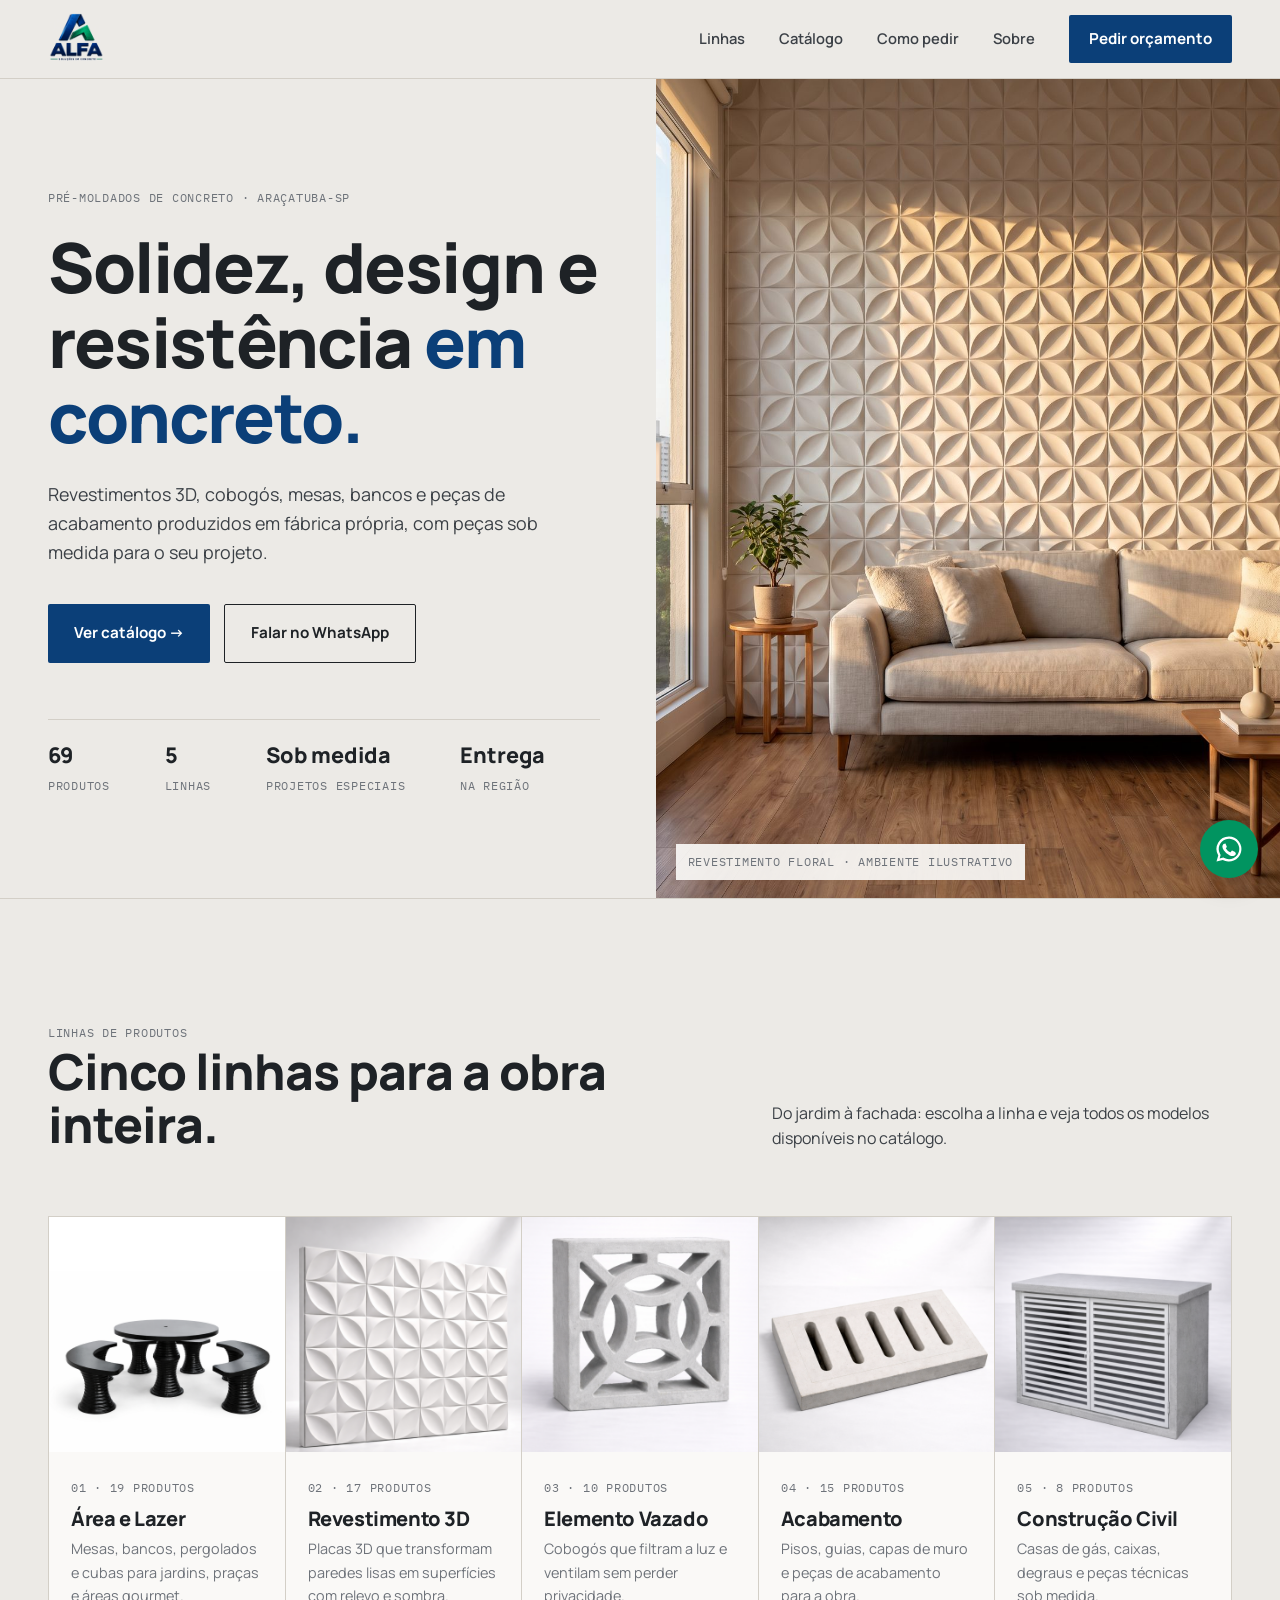
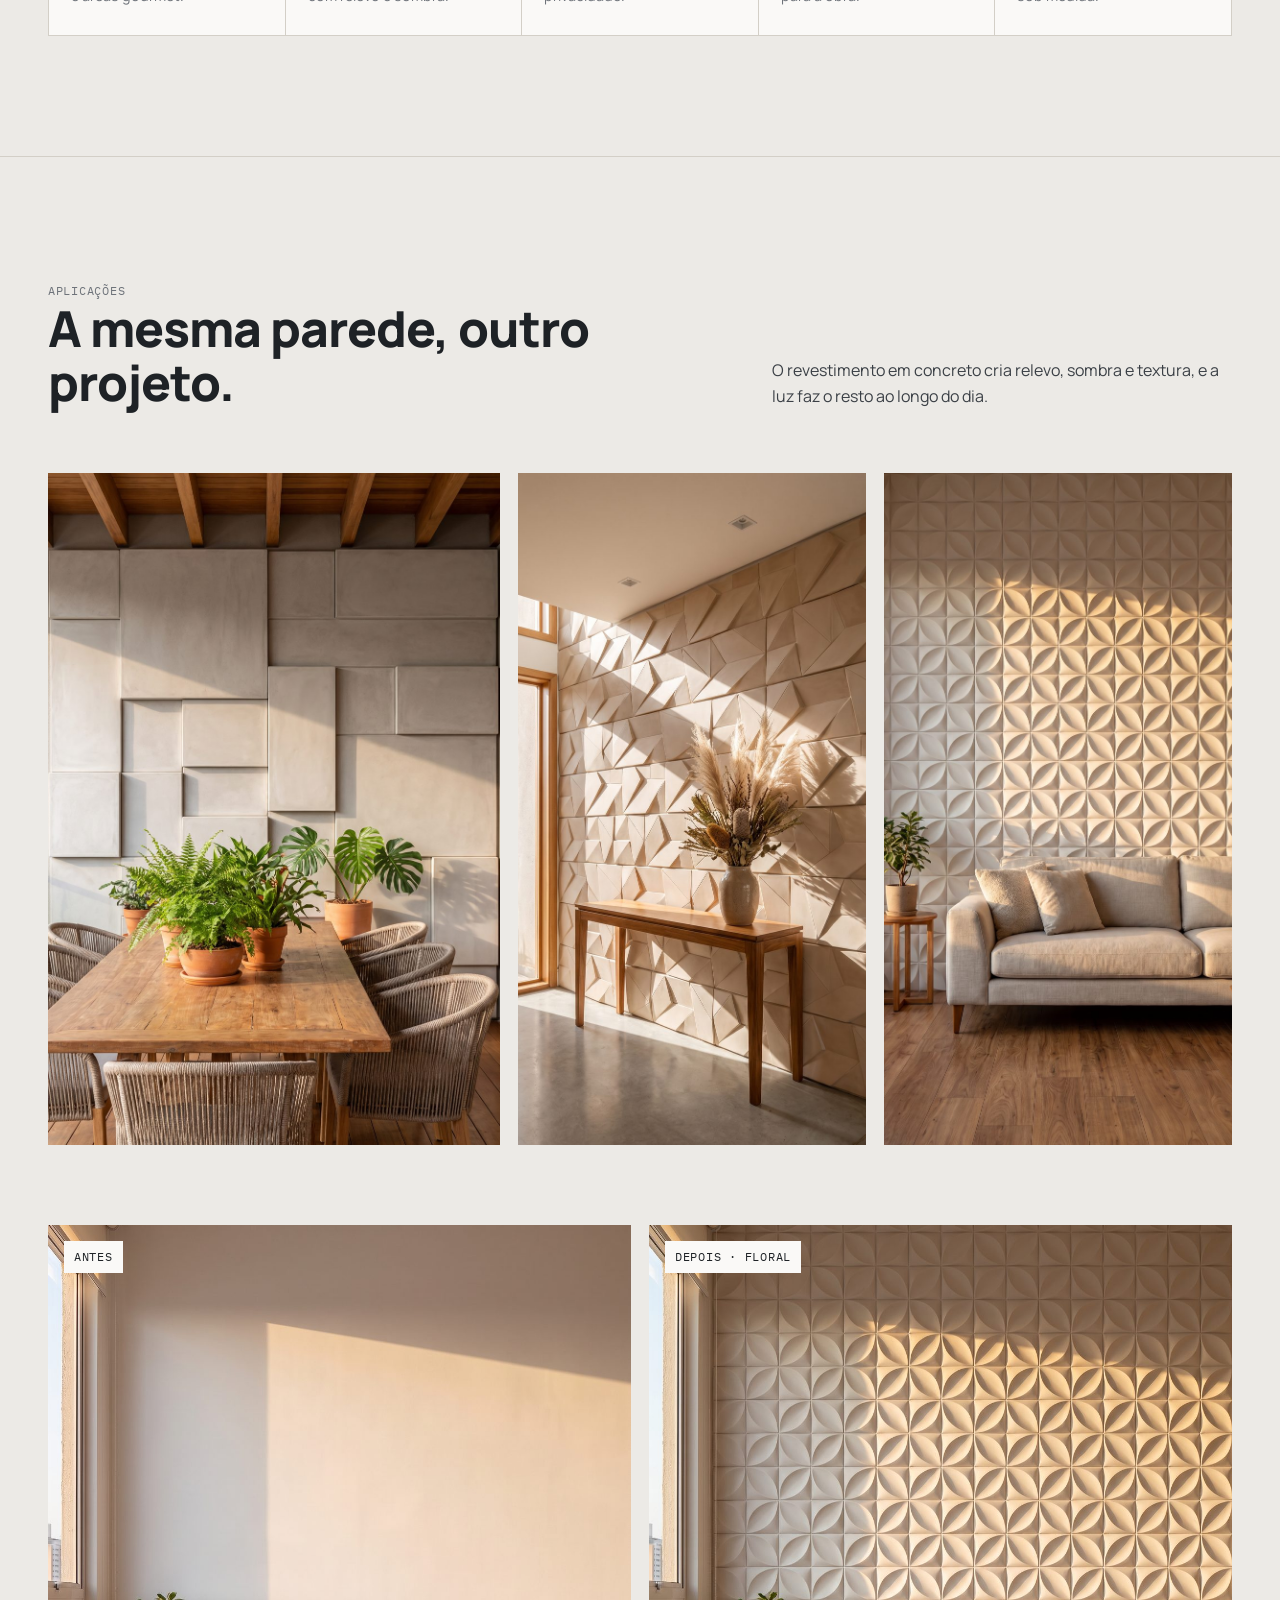
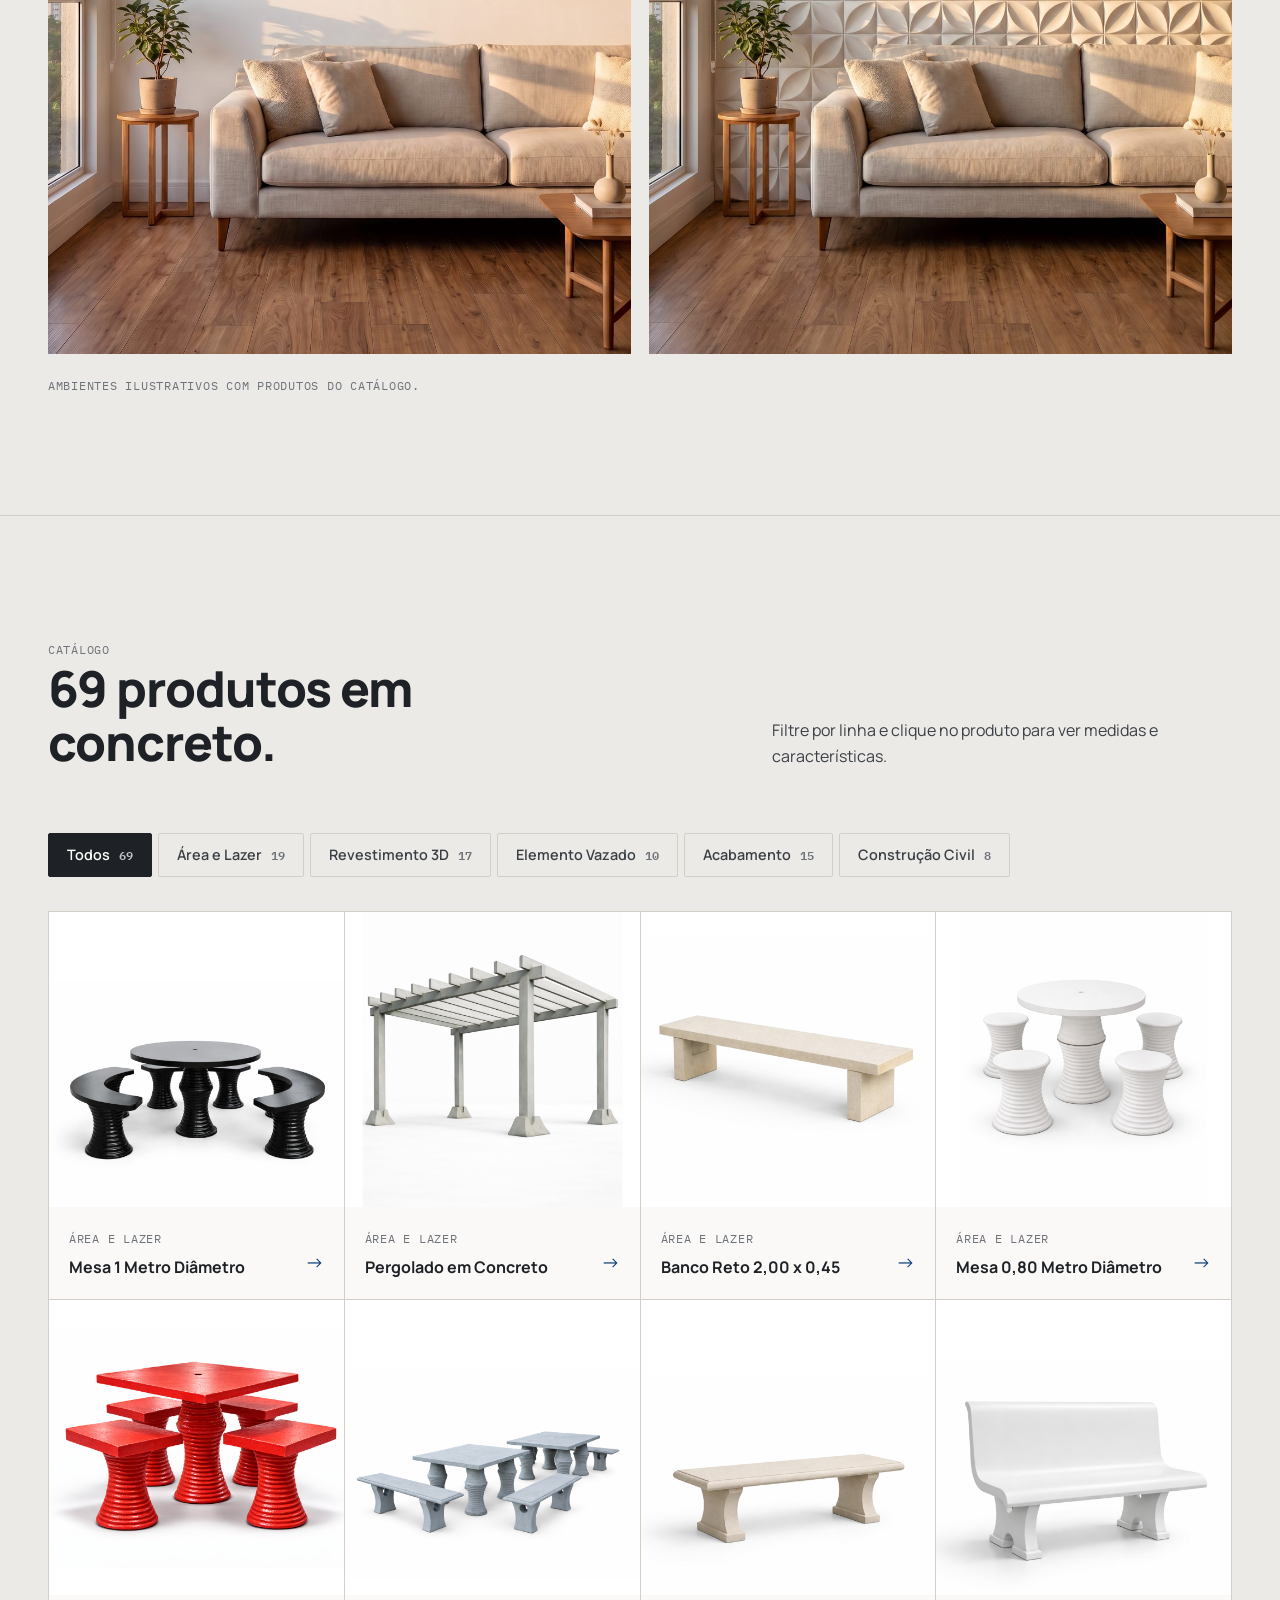
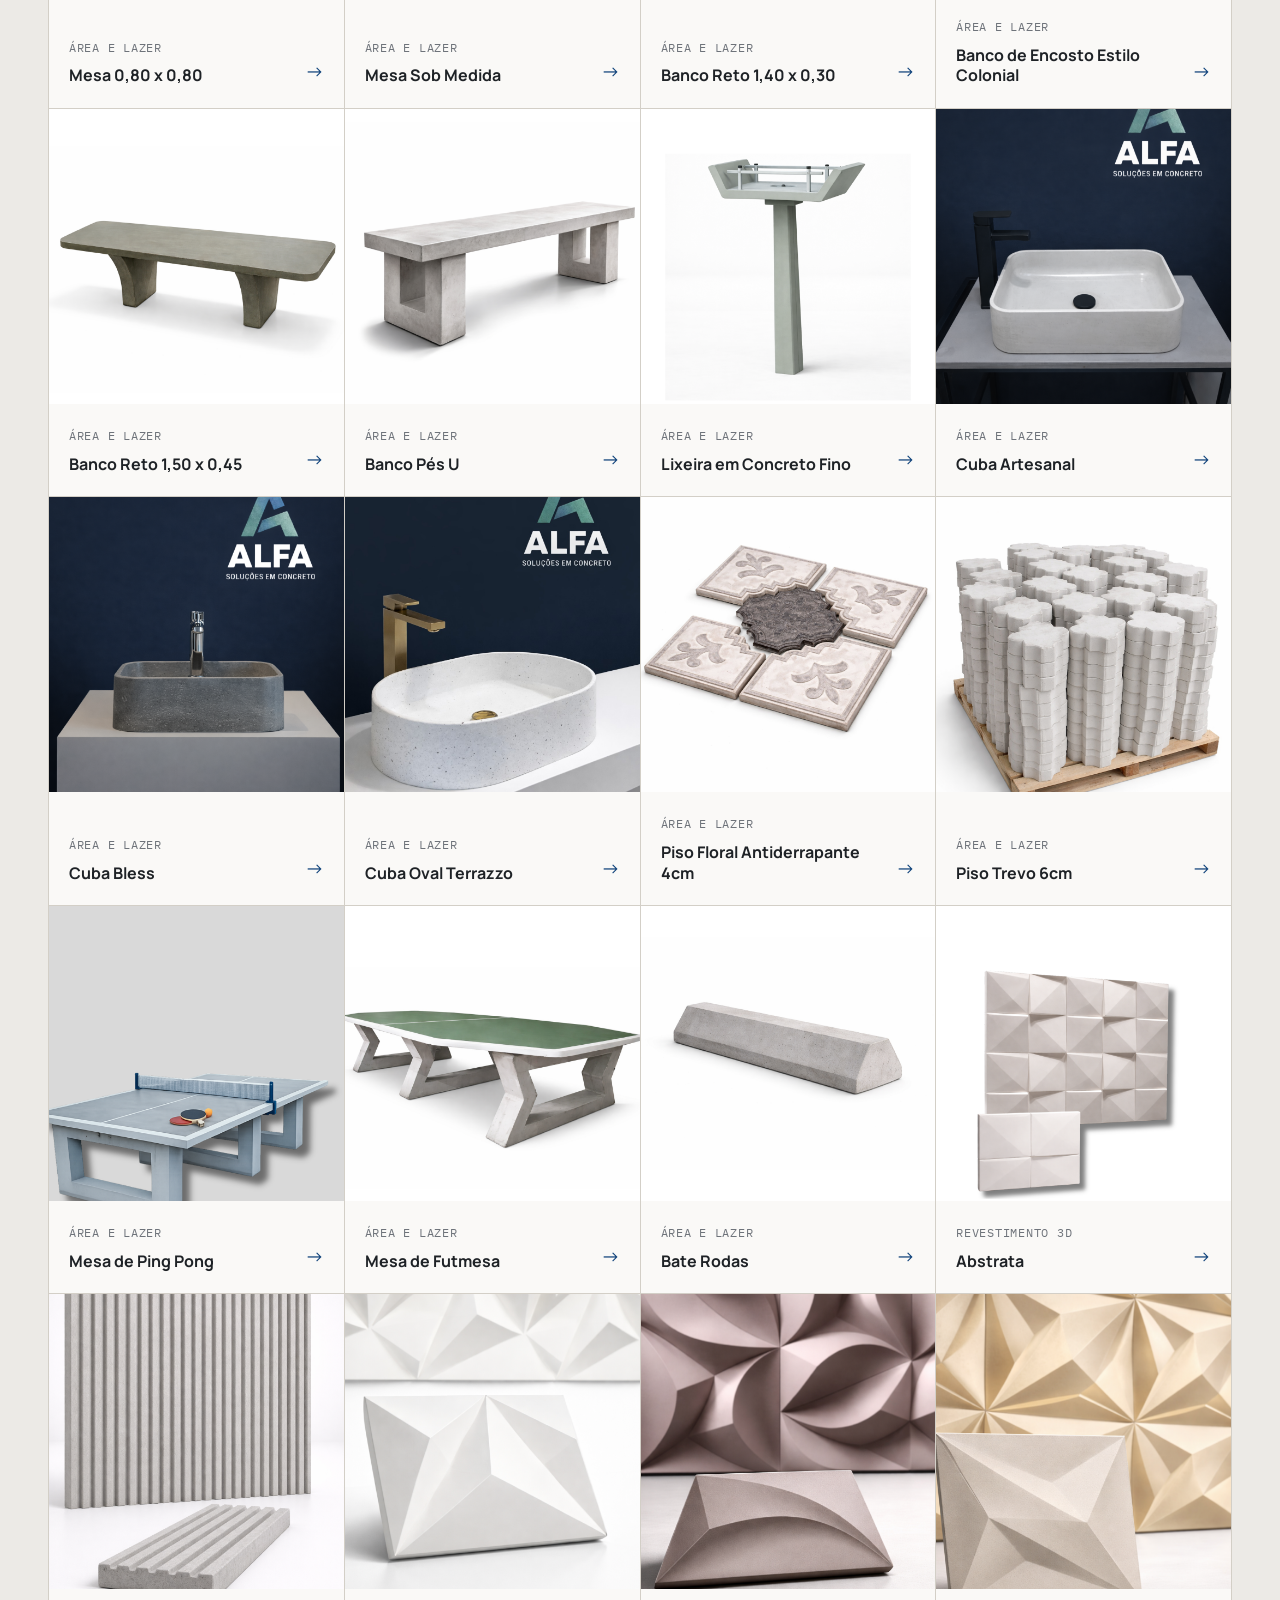
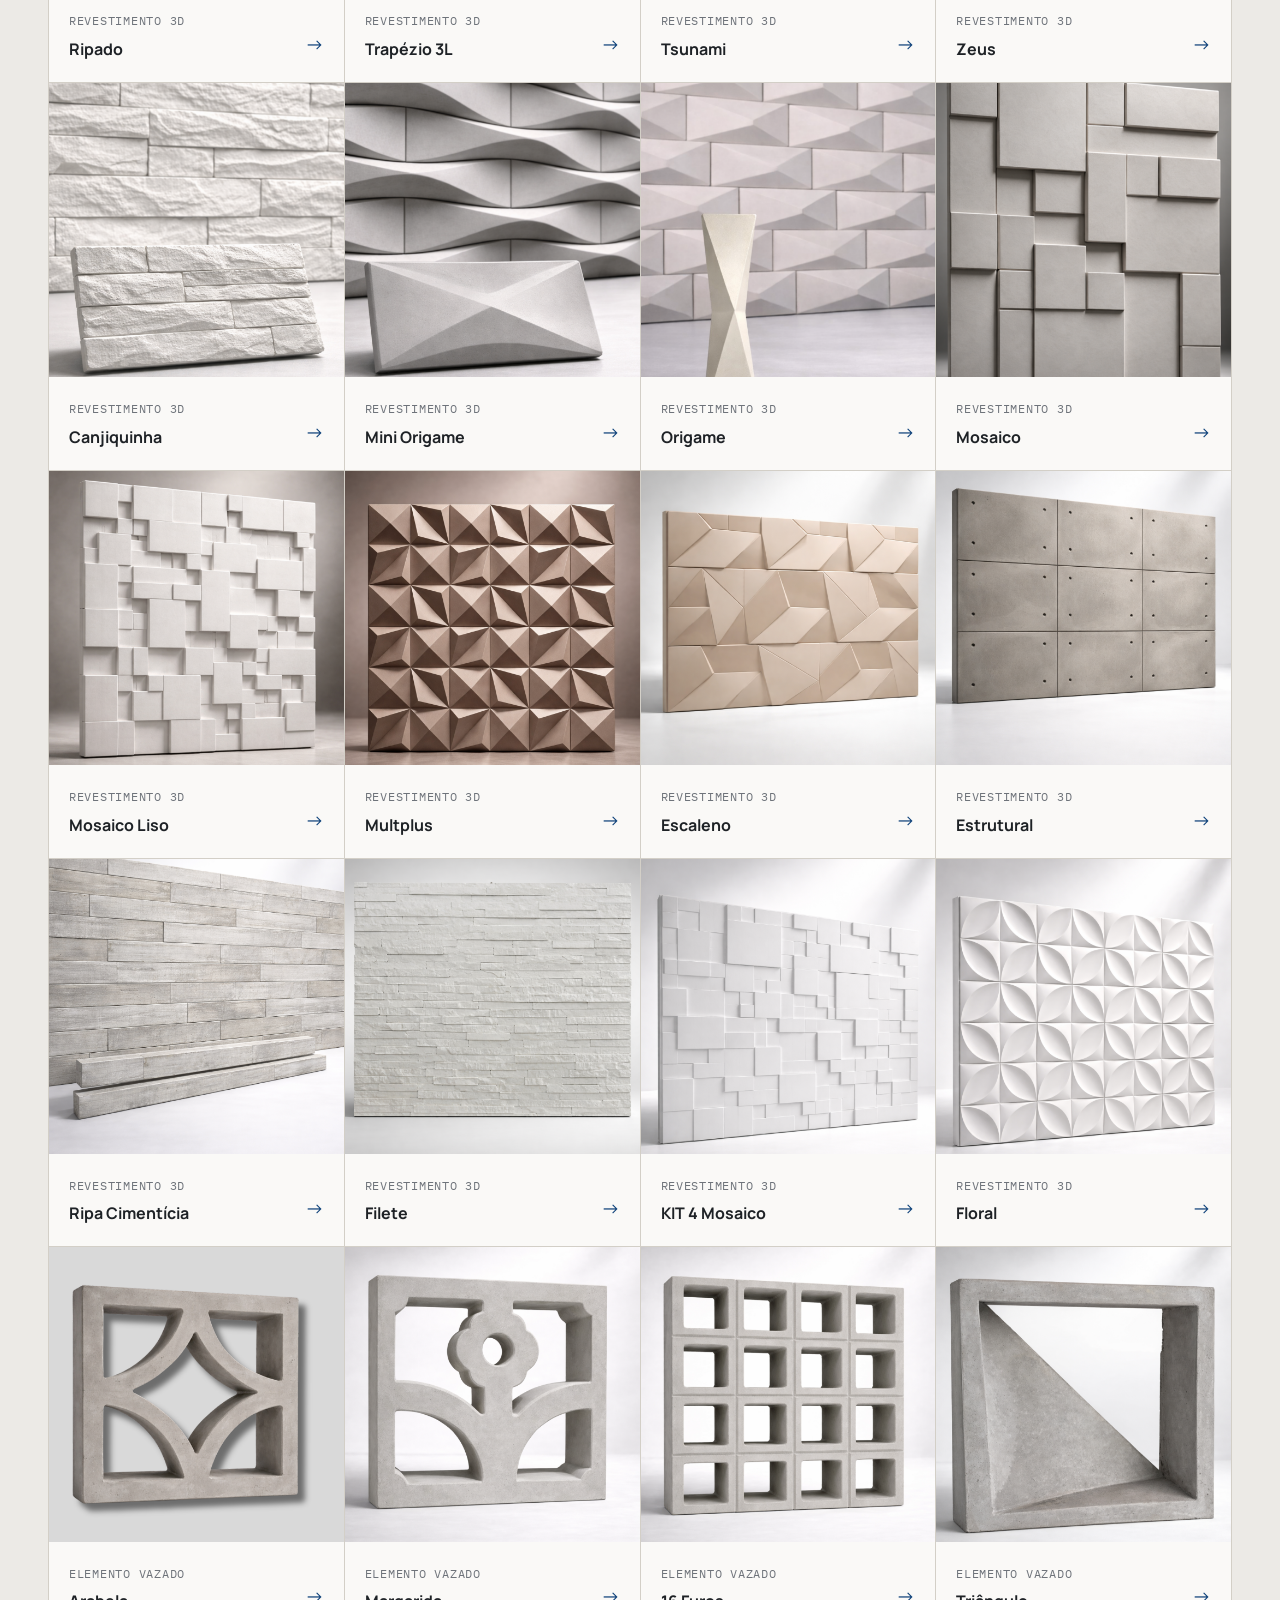
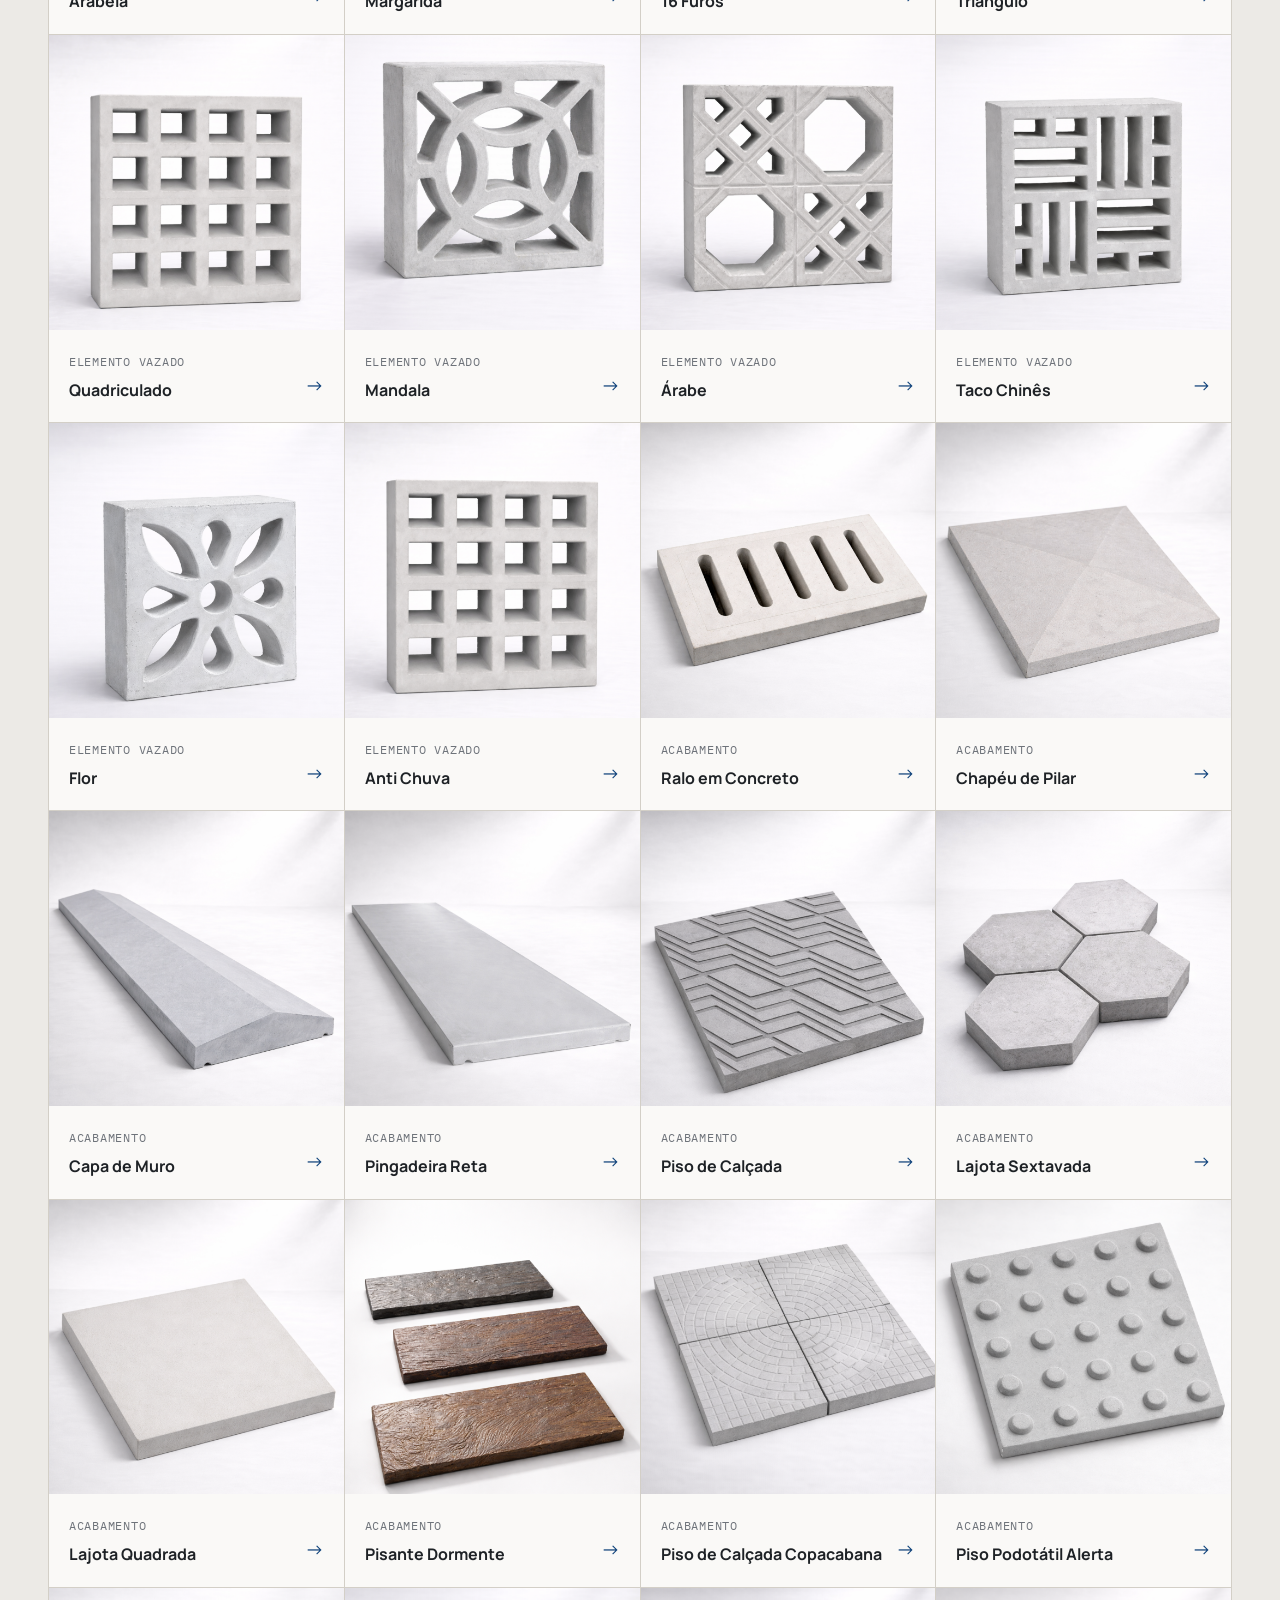
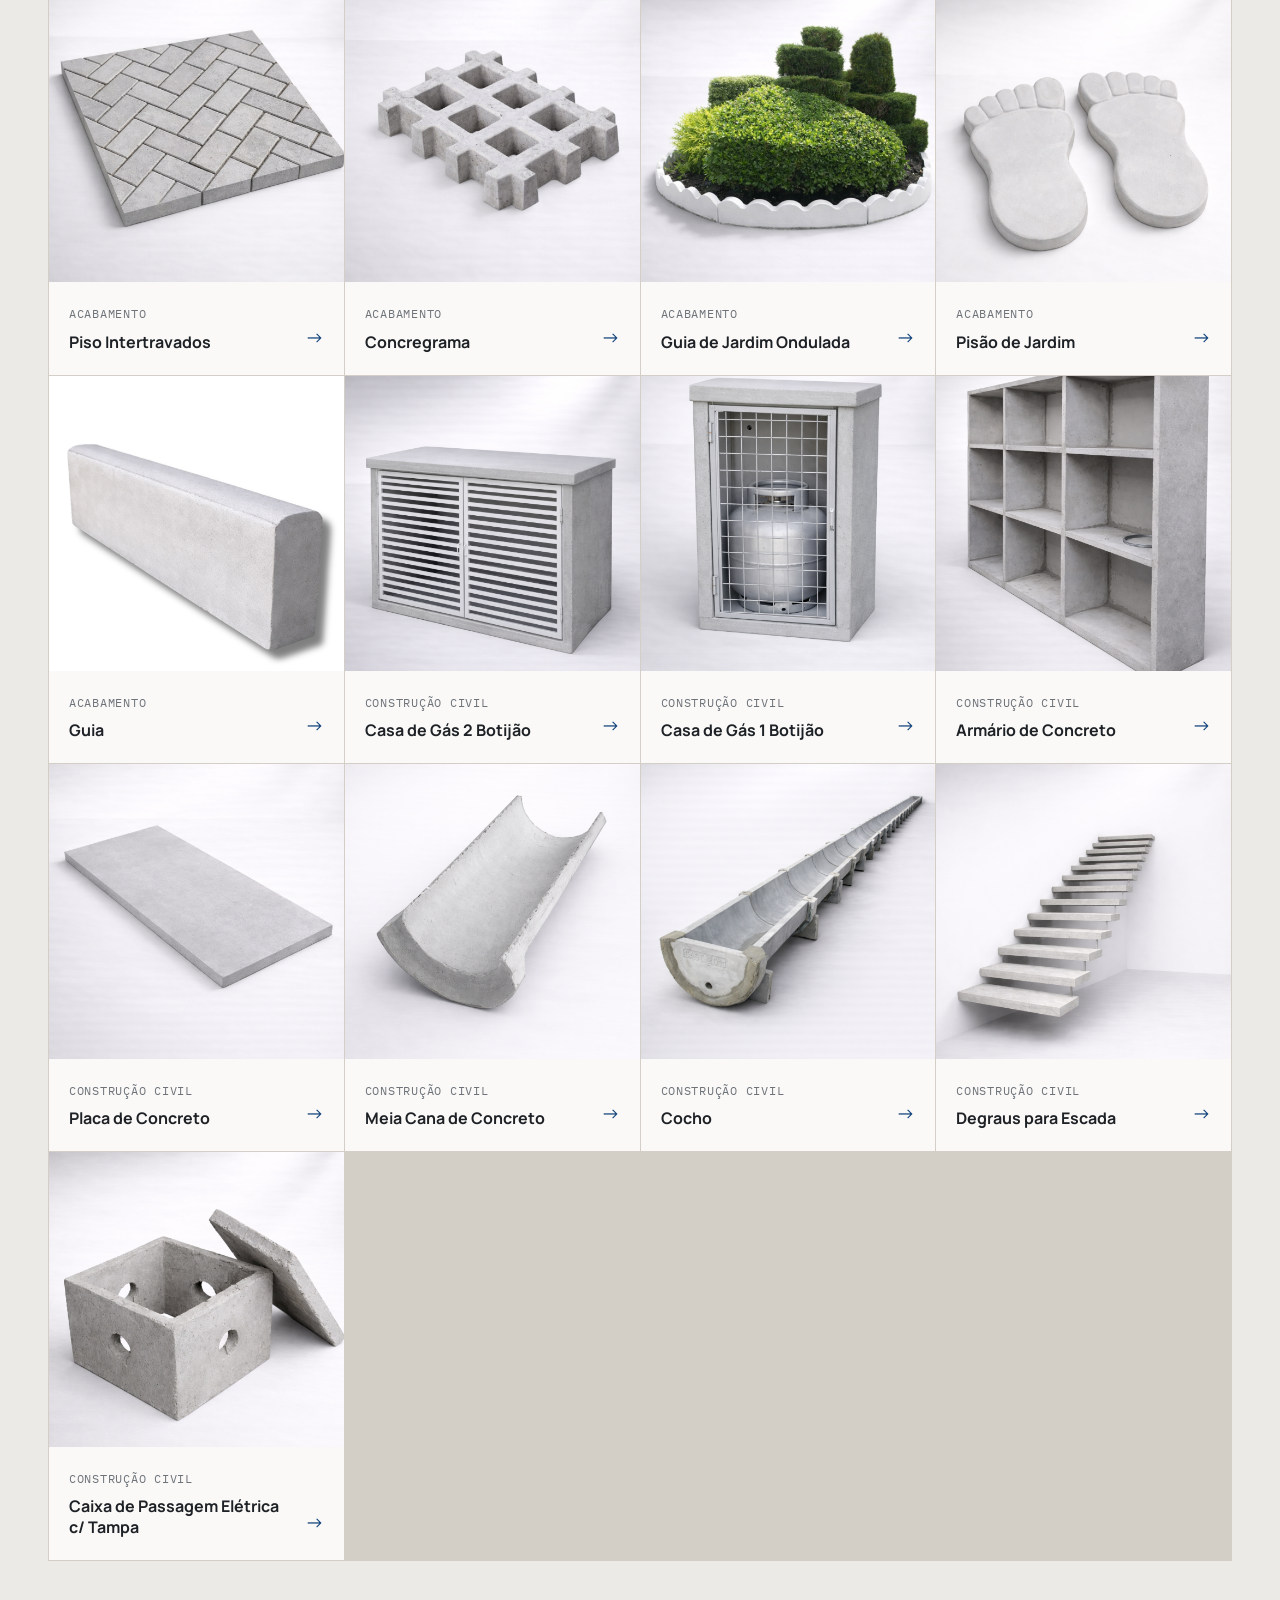
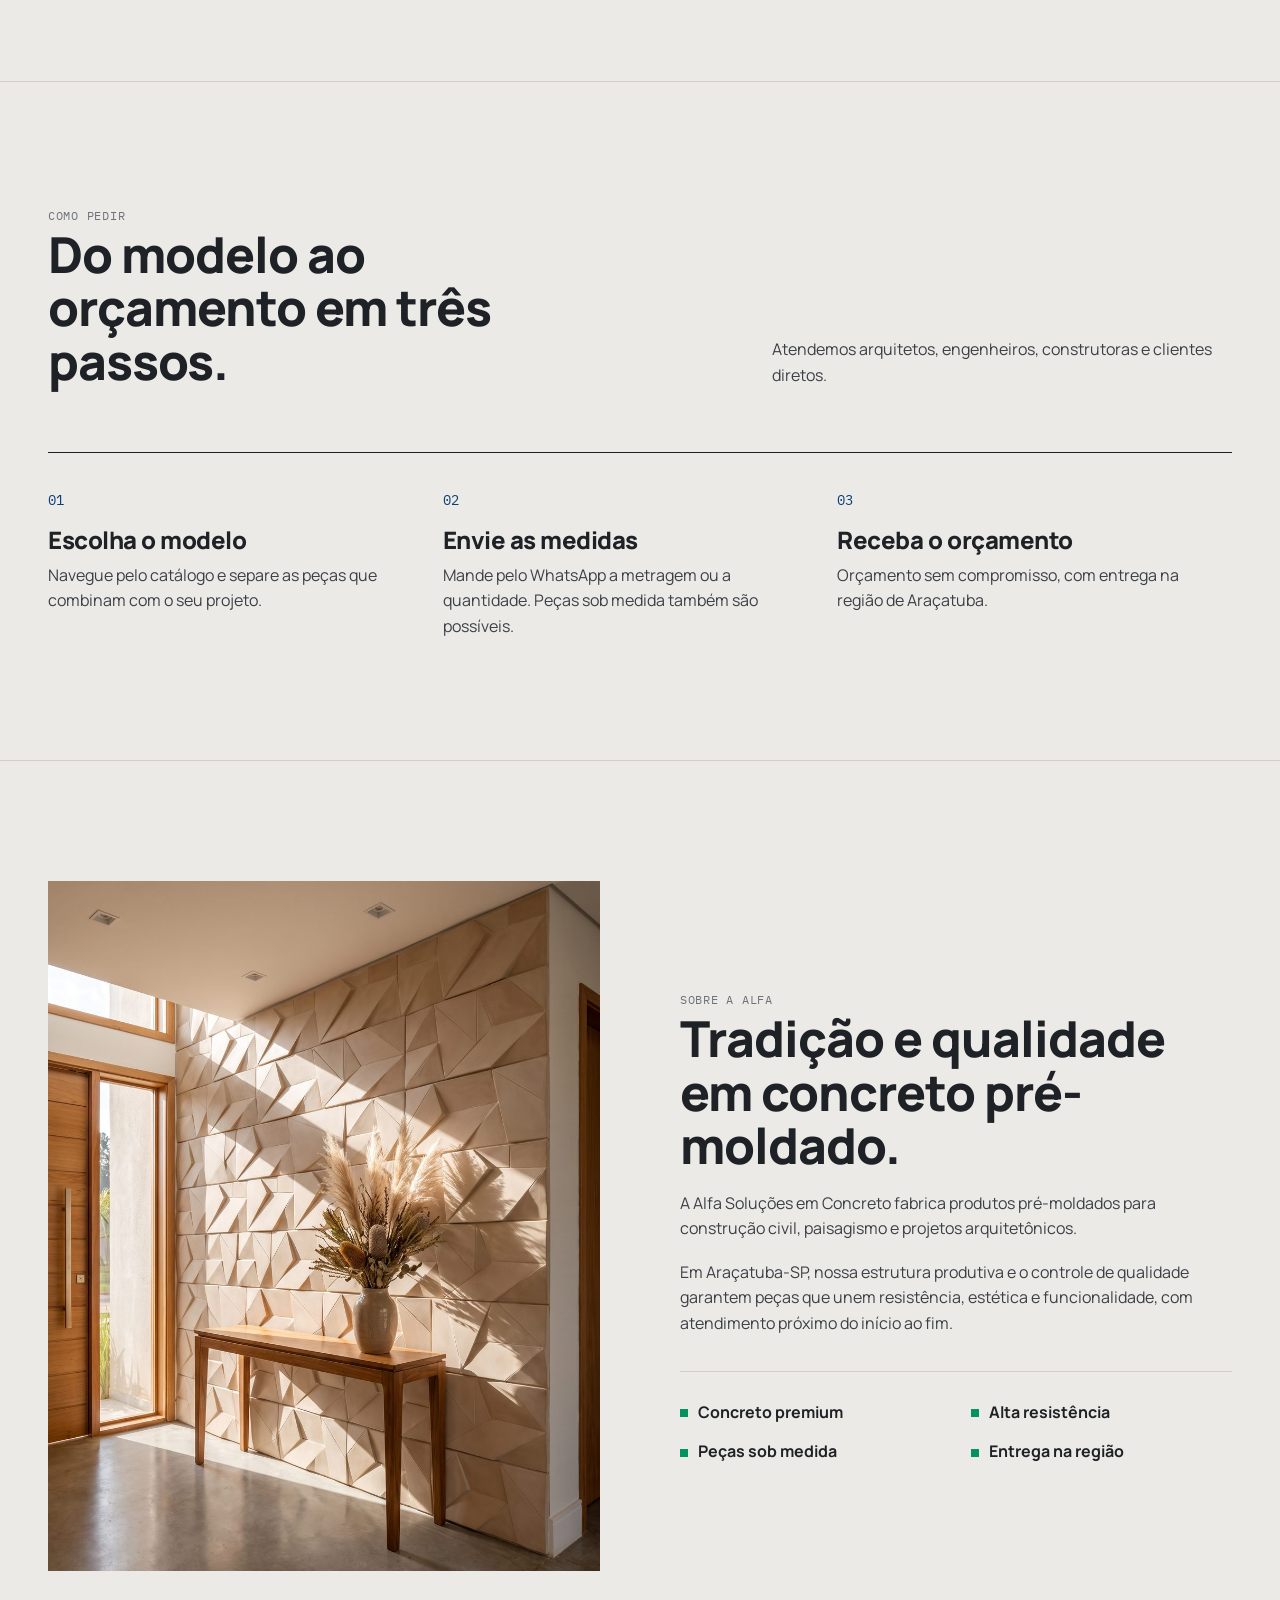
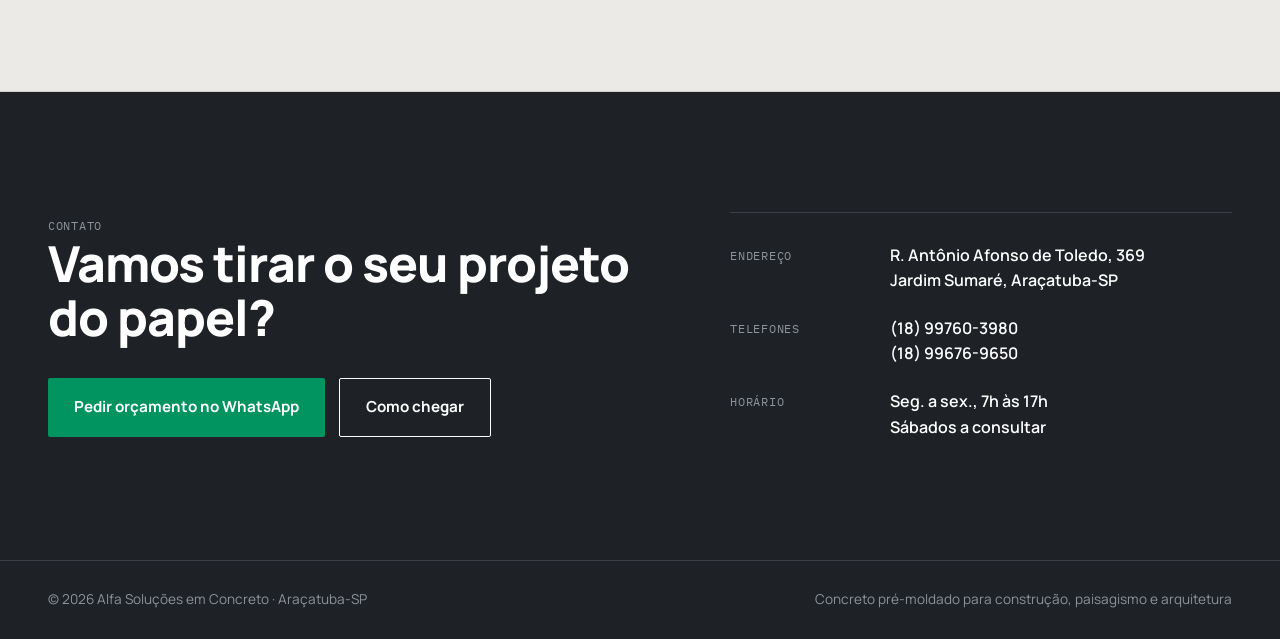
<file: index.html>
<!DOCTYPE html>
<html lang="pt-BR">
<head>
<meta charset="UTF-8">
<meta name="viewport" content="width=device-width, initial-scale=1.0">
<title>Alfa Soluções em Concreto · Pré-moldados em Araçatuba-SP</title>
<meta name="description" content="Revestimentos 3D, elementos vazados, mesas, bancos e peças em concreto pré-moldado, sob medida. Fábrica em Araçatuba-SP. 69 produtos no catálogo.">
<link rel="icon" href="img/logo.png">
<link rel="preconnect" href="https://fonts.googleapis.com"><link rel="preconnect" href="https://fonts.gstatic.com" crossorigin>
<link href="https://fonts.googleapis.com/css2?family=Manrope:wght@400;500;600;700;800&family=IBM+Plex+Mono:wght@400;500&display=swap" rel="stylesheet">
<style>
:root { --concreto:#ECEAE6; --concreto-2:#E2DFD9; --linha:#D3CFC7; --grafite:#1E2226; --texto:#3B4046; --suave:#6E737A;
        --azul:#0B3F78; --azul-2:#06549D; --verde:#019460; --branco:#FAF9F7; }
*,*::before,*::after { box-sizing:border-box; margin:0; padding:0 }
html { scroll-behavior:smooth }
body { font-family:'Manrope',system-ui,sans-serif; background:var(--concreto); color:var(--texto); line-height:1.6; -webkit-font-smoothing:antialiased }
img { display:block; max-width:100% }
a { color:inherit; text-decoration:none }
.mono { font-family:'IBM Plex Mono',monospace; font-size:.78rem; letter-spacing:.06em; text-transform:uppercase; color:var(--suave) }
.wrap { max-width:1240px; margin:0 auto; padding:0 28px }
h1,h2,h3 { color:var(--grafite); letter-spacing:-.02em; line-height:1.08; font-weight:800 }
h2 { font-size:clamp(2rem,4vw,3.1rem) }
.btn { display:inline-flex; align-items:center; gap:10px; padding:16px 26px; font-weight:700; font-size:.95rem; border-radius:2px; transition:.2s }
.btn-azul { background:var(--azul); color:#fff } .btn-azul:hover { background:var(--azul-2) }
.btn-linha { border:1.5px solid var(--grafite); color:var(--grafite) } .btn-linha:hover { background:var(--grafite); color:#fff }
.btn-wa { background:var(--verde); color:#fff } .btn-wa:hover { filter:brightness(1.08) }

/* topo */
header { position:sticky; top:0; z-index:50; background:rgba(236,234,230,.92); backdrop-filter:blur(10px); border-bottom:1px solid var(--linha) }
.nav { display:flex; align-items:center; justify-content:space-between; height:78px }
.nav img { height:52px; width:auto }
.nav nav { display:flex; gap:34px; align-items:center; font-weight:600; font-size:.92rem }
.nav nav a:not(.btn):hover { color:var(--azul) }
.nav .btn { padding:12px 20px }

/* hero */
.hero { display:grid; grid-template-columns:1.05fr 1fr; min-height:min(calc(100vh - 78px), 820px); border-bottom:1px solid var(--linha) }
.hero-txt { padding:9vh 56px 8vh 0; display:flex; flex-direction:column; justify-content:center; padding-left:max(28px, calc((100vw - 1240px)/2 + 28px)) }
.hero h1 { font-size:clamp(2.6rem,5.4vw,4.9rem); margin:22px 0 26px }
.hero h1 em { font-style:normal; color:var(--azul) }
.hero p.lead { font-size:1.12rem; max-width:520px; color:var(--texto) }
.hero .acoes { display:flex; gap:14px; margin-top:38px; flex-wrap:wrap }
.fatos { display:grid; grid-template-columns:repeat(4,auto); gap:0; margin-top:56px; border-top:1px solid var(--linha) }
.fatos div { padding:18px 22px 0 0 }
.fatos b { display:block; font-size:1.35rem; color:var(--grafite); font-weight:800 }
.hero-img { position:relative; overflow:hidden }
.hero-img img { position:absolute; inset:0; width:100%; height:100%; object-fit:cover; object-position:50% 35% }
.hero-img figcaption { position:absolute; left:20px; bottom:18px; background:rgba(250,249,247,.92); padding:8px 12px }

/* seções */
section { padding:120px 0; border-bottom:1px solid var(--linha) }
.sec-head { display:grid; grid-template-columns:1fr 1fr; gap:60px; align-items:end; margin-bottom:64px }
.sec-head p { max-width:460px; justify-self:end; color:var(--texto) }

/* linhas */
.linhas { display:grid; grid-template-columns:repeat(5,1fr); border-top:1px solid var(--linha); border-left:1px solid var(--linha) }
.linha { border-right:1px solid var(--linha); border-bottom:1px solid var(--linha); background:var(--branco); transition:.25s }
.linha:hover { background:#fff }
.linha-img { aspect-ratio:1; overflow:hidden; background:#fff }
.linha-img img { width:100%; height:100%; object-fit:cover; transition:transform .6s }
.linha:hover .linha-img img { transform:scale(1.05) }
.linha-txt { padding:22px 22px 28px }
.linha h3 { font-size:1.25rem; margin:8px 0 8px }
.linha p { font-size:.9rem; color:var(--suave) }

/* ambientes */
.amb { display:grid; grid-template-columns:1.3fr 1fr 1fr; gap:18px }
.amb figure { position:relative; overflow:hidden; background:var(--concreto-2) }
.amb img { width:100%; height:100%; object-fit:cover; aspect-ratio:3/4 }
.amb figcaption { padding:16px 2px 0 }
.amb figcaption b { display:block; color:var(--grafite); font-size:1.05rem }
.nota { margin-top:22px }

/* antes x depois */
.antes { display:grid; grid-template-columns:1fr 1fr; gap:18px; margin-top:80px }
.antes figure { position:relative }
.antes .mono { position:absolute; top:16px; left:16px; background:var(--branco); padding:6px 10px; color:var(--grafite) }
.antes img { aspect-ratio:4/5; object-fit:cover; width:100% }

/* catálogo */
.abas { display:flex; gap:6px; flex-wrap:wrap; margin-bottom:34px }
.aba { font:600 .9rem 'Manrope',sans-serif; background:none; border:1px solid var(--linha); color:var(--texto); padding:11px 18px; cursor:pointer; border-radius:2px; transition:.2s }
.aba span { font-family:'IBM Plex Mono',monospace; font-size:.75rem; color:var(--suave); margin-left:6px }
.aba:hover { border-color:var(--grafite) }
.aba.ativa { background:var(--grafite); border-color:var(--grafite); color:#fff } .aba.ativa span { color:#bfc3c8 }
.grade { display:grid; grid-template-columns:repeat(4,1fr); gap:1px; background:var(--linha); border:1px solid var(--linha) }
.prod { background:var(--branco); display:flex; flex-direction:column; transition:background .2s }
.prod:hover { background:#fff }
.prod .ft { aspect-ratio:1; overflow:hidden; background:#fff }
.prod .ft img { width:100%; height:100%; object-fit:cover; transition:transform .5s }
.prod:hover .ft img { transform:scale(1.04) }
.prod .tx { padding:18px 20px 22px; display:flex; justify-content:space-between; gap:12px; align-items:flex-end; flex:1 }
.prod h4 { font-size:1rem; color:var(--grafite); font-weight:700; line-height:1.3; margin-top:6px }
.prod .seta { font-size:1.2rem; color:var(--azul); transition:transform .2s }
.prod:hover .seta { transform:translateX(4px) }
.esconde { display:none }

/* processo */
.passos { display:grid; grid-template-columns:repeat(3,1fr); gap:0; border-top:1px solid var(--grafite) }
.passo { padding:34px 34px 0 0 }
.passo .n { font-family:'IBM Plex Mono',monospace; font-size:.85rem; color:var(--azul) }
.passo h3 { font-size:1.5rem; margin:14px 0 10px }

/* sobre */
.sobre { display:grid; grid-template-columns:1fr 1fr; gap:80px; align-items:center }
.sobre img { aspect-ratio:4/5; object-fit:cover; width:100% }
.sobre p { margin-top:18px }
.lista { display:grid; grid-template-columns:1fr 1fr; gap:14px 30px; margin-top:34px; padding-top:28px; border-top:1px solid var(--linha) }
.lista div { font-weight:700; color:var(--grafite); padding-left:18px; position:relative }
.lista div::before { content:''; position:absolute; left:0; top:.6em; width:8px; height:8px; background:var(--verde) }

/* contato */
.contato { background:var(--grafite); color:#C9CDD2; border:none }
.contato h2 { color:#fff }
.contato .mono { color:#8D939A }
.ct { display:grid; grid-template-columns:1.2fr 1fr; gap:80px }
.ct dl { display:grid; grid-template-columns:140px 1fr; gap:22px 20px; border-top:1px solid #3A3F45; padding-top:30px }
.ct dt { font-family:'IBM Plex Mono',monospace; font-size:.78rem; text-transform:uppercase; letter-spacing:.06em; color:#8D939A; padding-top:3px }
.ct dd { color:#fff; font-weight:600 }
.ct .acoes { display:flex; gap:14px; flex-wrap:wrap; margin-top:34px }
.contato .btn-linha { border-color:#fff; color:#fff } .contato .btn-linha:hover { background:#fff; color:var(--grafite) }
footer { background:var(--grafite); color:#8D939A; border-top:1px solid #3A3F45; padding:28px 0; font-size:.85rem }
footer .wrap { display:flex; justify-content:space-between; gap:20px; flex-wrap:wrap }
.wa-fixo { position:fixed; right:22px; bottom:22px; width:58px; height:58px; border-radius:50%; background:var(--verde); display:grid; place-items:center; box-shadow:0 8px 24px rgba(0,0,0,.18); z-index:60 }
.wa-fixo svg { width:30px; height:30px; fill:#fff }

/* responsivo */
@media (max-width:1020px) {
  .hero { grid-template-columns:1fr } .hero-txt { padding:56px 28px } .hero-img { height:min(62vh, 560px) }
  .linhas { grid-template-columns:repeat(2,1fr) } .grade { grid-template-columns:repeat(3,1fr) }
  .sec-head, .sobre, .ct { grid-template-columns:1fr; gap:28px } .sec-head p { justify-self:start }
  .amb { grid-template-columns:1fr 1fr } .amb figure:first-child { grid-column:1 / -1 }
}
@media (max-width:640px) {
  .wrap { padding:0 18px } section { padding:80px 0 }
  .nav nav a:not(.btn) { display:none } .nav img { height:42px }
  .fatos { grid-template-columns:1fr 1fr } .grade { grid-template-columns:1fr 1fr }
    .linhas { grid-template-columns:1fr } .linha { display:grid; grid-template-columns:112px 1fr; align-items:center }
  .linha-img { aspect-ratio:1 } .linha-txt { padding:14px 16px } .linha p { display:none } .linha h3 { margin:4px 0 0 }
  .passos { grid-template-columns:1fr } .antes { grid-template-columns:1fr }
  .amb { grid-template-columns:1fr } .amb figure:nth-child(3) { display:none } .lista { grid-template-columns:1fr } .ct dl { grid-template-columns:1fr; gap:4px }
  .ct dd { margin-bottom:16px } .prod .tx { padding:14px }
}
</style>
</head>
<body>

<header><div class="wrap nav">
  <a href="#topo"><img src="img/logo.png" alt="Alfa Soluções em Concreto"></a>
  <nav><a href="#linhas">Linhas</a><a href="#catalogo">Catálogo</a><a href="#como-pedir">Como pedir</a><a href="#sobre">Sobre</a>
    <a class="btn btn-azul" href="https://wa.me/5518997603980?text=Olá!%20Vim%20pelo%20site%20e%20gostaria%20de%20um%20orçamento." target="_blank" rel="noopener">Pedir orçamento</a></nav>
</div></header>

<main id="topo">
<div class="hero">
  <div class="hero-txt">
    <span class="mono">Pré-moldados de concreto · Araçatuba-SP</span>
    <h1>Solidez, design e resistência <em>em concreto.</em></h1>
    <p class="lead">Revestimentos 3D, cobogós, mesas, bancos e peças de acabamento produzidos em fábrica própria, com peças sob medida para o seu projeto.</p>
    <div class="acoes">
      <a class="btn btn-azul" href="#catalogo">Ver catálogo →</a>
      <a class="btn btn-linha" href="https://wa.me/5518997603980?text=Olá!%20Vim%20pelo%20site%20e%20gostaria%20de%20um%20orçamento." target="_blank" rel="noopener">Falar no WhatsApp</a>
    </div>
    <div class="fatos">
      <div><b>69</b><span class="mono">produtos</span></div>
      <div><b>5</b><span class="mono">linhas</span></div>
      <div><b>Sob medida</b><span class="mono">projetos especiais</span></div>
      <div><b>Entrega</b><span class="mono">na região</span></div>
    </div>
  </div>
  <figure class="hero-img"><img src="img/floral-sala.jpg" alt="Sala com parede em revestimento 3D de concreto Floral"><figcaption class="mono">Revestimento Floral · ambiente ilustrativo</figcaption></figure>
</div>

<section id="linhas"><div class="wrap">
  <div class="sec-head"><div><span class="mono">Linhas de produtos</span><h2>Cinco linhas para a obra inteira.</h2></div>
    <p>Do jardim à fachada: escolha a linha e veja todos os modelos disponíveis no catálogo.</p></div>
  <div class="linhas">
      <a class="linha" href="#catalogo" data-filtro="area-lazer">
        <div class="linha-img"><img src="./Alfa Solucoes em Concreto_files/1775570064684-3ifvag.png" alt="Área e Lazer" loading="lazy"></div>
        <div class="linha-txt"><span class="mono">01 · 19 produtos</span><h3>Área e Lazer</h3><p>Mesas, bancos, pergolados e cubas para jardins, praças e áreas gourmet.</p></div>
      </a>
      <a class="linha" href="#catalogo" data-filtro="revestimento">
        <div class="linha-img"><img src="./Alfa Solucoes em Concreto_files/1775586269571-o4y6tm.png" alt="Revestimento 3D" loading="lazy"></div>
        <div class="linha-txt"><span class="mono">02 · 17 produtos</span><h3>Revestimento 3D</h3><p>Placas 3D que transformam paredes lisas em superfícies com relevo e sombra.</p></div>
      </a>
      <a class="linha" href="#catalogo" data-filtro="elemento-vazado">
        <div class="linha-img"><img src="./Alfa Solucoes em Concreto_files/1775586228226-9tk0im.png" alt="Elemento Vazado" loading="lazy"></div>
        <div class="linha-txt"><span class="mono">03 · 10 produtos</span><h3>Elemento Vazado</h3><p>Cobogós que filtram a luz e ventilam sem perder privacidade.</p></div>
      </a>
      <a class="linha" href="#catalogo" data-filtro="acabamento">
        <div class="linha-img"><img src="./Alfa Solucoes em Concreto_files/1775585951734-xzmr4.png" alt="Acabamento" loading="lazy"></div>
        <div class="linha-txt"><span class="mono">04 · 15 produtos</span><h3>Acabamento</h3><p>Pisos, guias, capas de muro e peças de acabamento para a obra.</p></div>
      </a>
      <a class="linha" href="#catalogo" data-filtro="construcao-civil">
        <div class="linha-img"><img src="./Alfa Solucoes em Concreto_files/1775585163512-nuv1ij.png" alt="Construção Civil" loading="lazy"></div>
        <div class="linha-txt"><span class="mono">05 · 8 produtos</span><h3>Construção Civil</h3><p>Casas de gás, caixas, degraus e peças técnicas sob medida.</p></div>
      </a>
  </div>
</div></section>

<section id="ambientes"><div class="wrap">
  <div class="sec-head"><div><span class="mono">Aplicações</span><h2>A mesma parede, outro projeto.</h2></div>
    <p>O revestimento em concreto cria relevo, sombra e textura, e a luz faz o resto ao longo do dia.</p></div>
  <div class="amb">
    <figure><img src="img/mosaico-varanda.jpg" alt="Varanda gourmet com revestimento Mosaico" loading="lazy"><figcaption><b>Mosaico</b><span class="mono">Varanda gourmet</span></figcaption></figure>
    <figure><img src="img/escaleno-entrada.jpg" alt="Hall de entrada com revestimento Escaleno" loading="lazy"><figcaption><b>Escaleno</b><span class="mono">Hall de entrada</span></figcaption></figure>
    <figure><img src="img/floral-sala.jpg" alt="Sala com revestimento Floral" loading="lazy"><figcaption><b>Floral</b><span class="mono">Sala de estar</span></figcaption></figure>
  </div>
  <div class="antes">
    <figure><span class="mono">Antes</span><img src="img/sala-lisa.jpg" alt="Sala com parede lisa" loading="lazy"></figure>
    <figure><span class="mono">Depois · Floral</span><img src="img/floral-sala.jpg" alt="A mesma sala com revestimento Floral" loading="lazy"></figure>
  </div>
  <p class="mono nota">Ambientes ilustrativos com produtos do catálogo.</p>
</div></section>

<span id="produtos"></span><section id="catalogo"><div class="wrap">
  <div class="sec-head"><div><span class="mono">Catálogo</span><h2>69 produtos em concreto.</h2></div>
    <p>Filtre por linha e clique no produto para ver medidas e características.</p></div>
  <div class="abas">
        <button class="aba ativa" data-cat="todos">Todos <span>69</span></button>
        <button class="aba" data-cat="area-lazer">Área e Lazer <span>19</span></button>
        <button class="aba" data-cat="revestimento">Revestimento 3D <span>17</span></button>
        <button class="aba" data-cat="elemento-vazado">Elemento Vazado <span>10</span></button>
        <button class="aba" data-cat="acabamento">Acabamento <span>15</span></button>
        <button class="aba" data-cat="construcao-civil">Construção Civil <span>8</span></button>
  </div>
  <div class="grade" id="grade"></div>
</div></section>

<section id="como-pedir"><div class="wrap">
  <div class="sec-head"><div><span class="mono">Como pedir</span><h2>Do modelo ao orçamento em três passos.</h2></div>
    <p>Atendemos arquitetos, engenheiros, construtoras e clientes diretos.</p></div>
  <div class="passos">
    <div class="passo"><span class="n">01</span><h3>Escolha o modelo</h3><p>Navegue pelo catálogo e separe as peças que combinam com o seu projeto.</p></div>
    <div class="passo"><span class="n">02</span><h3>Envie as medidas</h3><p>Mande pelo WhatsApp a metragem ou a quantidade. Peças sob medida também são possíveis.</p></div>
    <div class="passo"><span class="n">03</span><h3>Receba o orçamento</h3><p>Orçamento sem compromisso, com entrega na região de Araçatuba.</p></div>
  </div>
</div></section>

<section id="sobre"><div class="wrap sobre">
  <img src="img/escaleno-entrada.jpg" alt="Revestimento em concreto Escaleno" loading="lazy">
  <div>
    <span class="mono">Sobre a Alfa</span>
    <h2>Tradição e qualidade em concreto pré-moldado.</h2>
    <p>A Alfa Soluções em Concreto fabrica produtos pré-moldados para construção civil, paisagismo e projetos arquitetônicos.</p>
    <p>Em Araçatuba-SP, nossa estrutura produtiva e o controle de qualidade garantem peças que unem resistência, estética e funcionalidade, com atendimento próximo do início ao fim.</p>
    <div class="lista"><div>Concreto premium</div><div>Alta resistência</div><div>Peças sob medida</div><div>Entrega na região</div></div>
  </div>
</div></section>

<section class="contato" id="contato"><div class="wrap ct">
  <div>
    <span class="mono">Contato</span>
    <h2>Vamos tirar o seu projeto do papel?</h2>
    <div class="acoes">
      <a class="btn btn-wa" href="https://wa.me/5518997603980?text=Olá!%20Vim%20pelo%20site%20e%20gostaria%20de%20um%20orçamento." target="_blank" rel="noopener">Pedir orçamento no WhatsApp</a>
      <a class="btn btn-linha" href="https://www.google.com/maps/search/?api=1&query=R.+Ant%C3%B4nio+Afonso+de+Toledo,+369,+Ara%C3%A7atuba" target="_blank" rel="noopener">Como chegar</a>
    </div>
  </div>
  <dl>
    <dt>Endereço</dt><dd>R. Antônio Afonso de Toledo, 369<br>Jardim Sumaré, Araçatuba-SP</dd>
    <dt>Telefones</dt><dd>(18) 99760-3980<br>(18) 99676-9650</dd>
    <dt>Horário</dt><dd>Seg. a sex., 7h às 17h<br>Sábados a consultar</dd>
  </dl>
</div></section>
</main>

<footer><div class="wrap"><span>© 2026 Alfa Soluções em Concreto · Araçatuba-SP</span><span>Concreto pré-moldado para construção, paisagismo e arquitetura</span></div></footer>

<a class="wa-fixo" href="https://wa.me/5518997603980?text=Olá!%20Vim%20pelo%20site%20e%20gostaria%20de%20um%20orçamento." target="_blank" rel="noopener" aria-label="WhatsApp"><svg viewBox="0 0 24 24"><path d="M12 2a10 10 0 0 0-8.6 15.1L2 22l5-1.3A10 10 0 1 0 12 2zm0 18.2a8.2 8.2 0 0 1-4.2-1.2l-.3-.2-3 .8.8-2.9-.2-.3A8.2 8.2 0 1 1 12 20.2zm4.5-6.1c-.2-.1-1.5-.7-1.7-.8s-.4-.1-.6.1-.7.8-.8 1-.3.2-.5.1a6.7 6.7 0 0 1-3.4-2.9c-.3-.4.3-.4.7-1.3.1-.2 0-.3 0-.4l-.8-1.8c-.2-.5-.4-.4-.6-.4h-.5a1 1 0 0 0-.7.3 3 3 0 0 0-.9 2.2 5.2 5.2 0 0 0 1.1 2.7 11.8 11.8 0 0 0 4.5 4c1.7.7 2.3.8 3.2.6a2.7 2.7 0 0 0 1.8-1.2 2.2 2.2 0 0 0 .1-1.2c0-.1-.2-.2-.4-.3z"/></svg></a>

<script>
const CAT = {"area-lazer": "Área e Lazer", "revestimento": "Revestimento 3D", "elemento-vazado": "Elemento Vazado", "acabamento": "Acabamento", "construcao-civil": "Construção Civil"};
const P = [{"c": "area-lazer", "i": "./Alfa Solucoes em Concreto_files/1775570064684-3ifvag.png", "n": "Mesa 1 Metro Diâmetro", "id": "mesa-1m-diametro"}, {"c": "area-lazer", "i": "./Alfa Solucoes em Concreto_files/1775527296176-trw9d.png", "n": "Pergolado em Concreto", "id": "pergolado-concreto"}, {"c": "area-lazer", "i": "./Alfa Solucoes em Concreto_files/1775584016766-de9lf.png", "n": "Banco Reto 2,00 x 0,45", "id": "banco-reto-200x045"}, {"c": "area-lazer", "i": "./Alfa Solucoes em Concreto_files/1775584058759-zdlgc.png", "n": "Mesa 0,80 Metro Diâmetro", "id": "mesa-080-diametro"}, {"c": "area-lazer", "i": "./Alfa Solucoes em Concreto_files/1775584081285-ysos58.png", "n": "Mesa 0,80 x 0,80", "id": "mesa-080x080"}, {"c": "area-lazer", "i": "./Alfa Solucoes em Concreto_files/1775584117823-gokpu.png", "n": "Mesa Sob Medida", "id": "mesa-sob-medida"}, {"c": "area-lazer", "i": "./Alfa Solucoes em Concreto_files/1775584281728-fa8h7p.png", "n": "Banco Reto 1,40 x 0,30", "id": "banco-reto-140x030"}, {"c": "area-lazer", "i": "./Alfa Solucoes em Concreto_files/1775584316864-5rdakx.png", "n": "Banco de Encosto Estilo Colonial", "id": "banco-encosto-colonial"}, {"c": "area-lazer", "i": "./Alfa Solucoes em Concreto_files/1775584391310-eqvbi.png", "n": "Banco Reto 1,50 x 0,45", "id": "banco-reto-150x045"}, {"c": "area-lazer", "i": "./Alfa Solucoes em Concreto_files/1775584363101-fqf9g8.png", "n": "Banco Pés U", "id": "banco-pes-u"}, {"c": "area-lazer", "i": "./Alfa Solucoes em Concreto_files/1775584426556-rng44.png", "n": "Lixeira em Concreto Fino", "id": "lixeira-concreto-fino"}, {"c": "area-lazer", "i": "./Alfa Solucoes em Concreto_files/1775584450856-d69n7e.png", "n": "Cuba Artesanal", "id": "cuba-artesanal"}, {"c": "area-lazer", "i": "./Alfa Solucoes em Concreto_files/1775584477606-bt0i6.png", "n": "Cuba Bless", "id": "cuba-bless"}, {"c": "area-lazer", "i": "./Alfa Solucoes em Concreto_files/1775584492649-t9f9bb.png", "n": "Cuba Oval Terrazzo", "id": "cuba-oval-terrazzo"}, {"c": "area-lazer", "i": "./Alfa Solucoes em Concreto_files/1775584523438-4lux4g.png", "n": "Piso Floral Antiderrapante 4cm", "id": "piso-floral"}, {"c": "area-lazer", "i": "./Alfa Solucoes em Concreto_files/1775584578815-yxrd7n.png", "n": "Piso Trevo 6cm", "id": "piso-trevo"}, {"c": "area-lazer", "i": "./Alfa Solucoes em Concreto_files/1775584600967-en843j.png", "n": "Mesa de Ping Pong", "id": "mesa-ping-pong"}, {"c": "area-lazer", "i": "./Alfa Solucoes em Concreto_files/1775584620970-d0t4g8.png", "n": "Mesa de Futmesa", "id": "mesa-futmesa"}, {"c": "area-lazer", "i": "./Alfa Solucoes em Concreto_files/1775584661177-6we5a.png", "n": "Bate Rodas", "id": "bate-rodas"}, {"c": "revestimento", "i": "./Alfa Solucoes em Concreto_files/1775584691239-mv8r6.png", "n": "Abstrata", "id": "revestimento-abstrata"}, {"c": "revestimento", "i": "./Alfa Solucoes em Concreto_files/1775584759008-3y44cn.png", "n": "Ripado", "id": "revestimento-ripado"}, {"c": "revestimento", "i": "./Alfa Solucoes em Concreto_files/1775584800322-khuvhj.png", "n": "Trapézio 3L", "id": "revestimento-trapezio-3l"}, {"c": "revestimento", "i": "./Alfa Solucoes em Concreto_files/1775585707934-c8ffdzdl.png", "n": "Tsunami", "id": "revestimento-tsunami"}, {"c": "revestimento", "i": "./Alfa Solucoes em Concreto_files/1775585765579-m1zyrp.png", "n": "Zeus", "id": "revestimento-zeus"}, {"c": "revestimento", "i": "./Alfa Solucoes em Concreto_files/1775587052919-tinltp.png", "n": "Canjiquinha", "id": "revestimento-canjiquinha"}, {"c": "revestimento", "i": "./Alfa Solucoes em Concreto_files/1775587029441-ewvebq.png", "n": "Mini Origame", "id": "revestimento-mini-origame"}, {"c": "revestimento", "i": "./Alfa Solucoes em Concreto_files/1775586999136-x83zd.png", "n": "Origame", "id": "revestimento-origame"}, {"c": "revestimento", "i": "./Alfa Solucoes em Concreto_files/1775586976232-h3iltd.png", "n": "Mosaico", "id": "revestimento-mosaico"}, {"c": "revestimento", "i": "./Alfa Solucoes em Concreto_files/1775586952213-i4utnx.png", "n": "Mosaico Liso", "id": "revestimento-mosaico-liso"}, {"c": "revestimento", "i": "./Alfa Solucoes em Concreto_files/1775586924196-qergk2.png", "n": "Multplus", "id": "revestimento-multplus"}, {"c": "revestimento", "i": "./Alfa Solucoes em Concreto_files/1775586903154-0uw9aqo.png", "n": "Escaleno", "id": "revestimento-escaleno"}, {"c": "revestimento", "i": "./Alfa Solucoes em Concreto_files/1775586879282-vsizli.png", "n": "Estrutural", "id": "revestimento-estrutural"}, {"c": "revestimento", "i": "./Alfa Solucoes em Concreto_files/1775586855710-p7txug.png", "n": "Ripa Cimentícia", "id": "revestimento-ripa-cimenticia"}, {"c": "revestimento", "i": "./Alfa Solucoes em Concreto_files/1775586324445-3wormi.png", "n": "Filete", "id": "revestimento-filete"}, {"c": "revestimento", "i": "./Alfa Solucoes em Concreto_files/1775586293094-clkos4.png", "n": "KIT 4 Mosaico", "id": "revestimento-kit-4-mosaico"}, {"c": "revestimento", "i": "./Alfa Solucoes em Concreto_files/1775586269571-o4y6tm.png", "n": "Floral", "id": "revestimento-floral"}, {"c": "elemento-vazado", "i": "./Alfa Solucoes em Concreto_files/1775586831993-6fxcr.png", "n": "Arabela", "id": "elemento-arabela"}, {"c": "elemento-vazado", "i": "./Alfa Solucoes em Concreto_files/1775586402947-e2sddh.png", "n": "Margarida", "id": "elemento-margarida"}, {"c": "elemento-vazado", "i": "./Alfa Solucoes em Concreto_files/1775586379102-h18cd.png", "n": "16 Furos", "id": "elemento-16-furos"}, {"c": "elemento-vazado", "i": "./Alfa Solucoes em Concreto_files/1775586357663-irg70b.png", "n": "Triângulo", "id": "elemento-triangulo"}, {"c": "elemento-vazado", "i": "./Alfa Solucoes em Concreto_files/1775527262878-f71s3.png", "n": "Quadriculado", "id": "elemento-quadriculado"}, {"c": "elemento-vazado", "i": "./Alfa Solucoes em Concreto_files/1775586228226-9tk0im.png", "n": "Mandala", "id": "elemento-mandala"}, {"c": "elemento-vazado", "i": "./Alfa Solucoes em Concreto_files/1775586095860-2yhtx.png", "n": "Árabe", "id": "elemento-arabe"}, {"c": "elemento-vazado", "i": "./Alfa Solucoes em Concreto_files/1775586028034-xfj9u4.png", "n": "Taco Chinês", "id": "elemento-taco-chines"}, {"c": "elemento-vazado", "i": "./Alfa Solucoes em Concreto_files/1775585997627-ewdwxq.png", "n": "Flor", "id": "elemento-flor"}, {"c": "elemento-vazado", "i": "./Alfa Solucoes em Concreto_files/1775585976877-x841sl.png", "n": "Anti Chuva", "id": "elemento-anti-chuva"}, {"c": "acabamento", "i": "./Alfa Solucoes em Concreto_files/1775585951734-xzmr4.png", "n": "Ralo em Concreto", "id": "ralo-concreto"}, {"c": "acabamento", "i": "./Alfa Solucoes em Concreto_files/1775585808230-ukkjfq.png", "n": "Chapéu de Pilar", "id": "chapeu-pilar"}, {"c": "acabamento", "i": "./Alfa Solucoes em Concreto_files/1775585849283-4r9tyc.png", "n": "Capa de Muro", "id": "capa-muro"}, {"c": "acabamento", "i": "./Alfa Solucoes em Concreto_files/1775585530608-xtpsz.png", "n": "Pingadeira Reta", "id": "pingadeira-reta"}, {"c": "acabamento", "i": "./Alfa Solucoes em Concreto_files/1775585501825-zshxp.png", "n": "Piso de Calçada", "id": "piso-calcada"}, {"c": "acabamento", "i": "./Alfa Solucoes em Concreto_files/1775585476459-kij6or.png", "n": "Lajota Sextavada", "id": "lajota-sextavada"}, {"c": "acabamento", "i": "./Alfa Solucoes em Concreto_files/1775585444958-xmul0w.png", "n": "Lajota Quadrada", "id": "lajota-quadrada"}, {"c": "acabamento", "i": "./Alfa Solucoes em Concreto_files/1775585656714-8c2u1a.png", "n": "Pisante Dormente", "id": "pisante-dormente"}, {"c": "acabamento", "i": "./Alfa Solucoes em Concreto_files/1775585411725-5txc2f.png", "n": "Piso de Calçada Copacabana", "id": "piso-calcada-copacabana"}, {"c": "acabamento", "i": "./Alfa Solucoes em Concreto_files/1775585374318-7x2chv.png", "n": "Piso Podotátil Alerta", "id": "piso-podotátil"}, {"c": "acabamento", "i": "./Alfa Solucoes em Concreto_files/1775585327456-g2xi7n.png", "n": "Piso Intertravados", "id": "piso-intertravados"}, {"c": "acabamento", "i": "./Alfa Solucoes em Concreto_files/1775585274846-48a45a.png", "n": "Concregrama", "id": "concregrama"}, {"c": "acabamento", "i": "./Alfa Solucoes em Concreto_files/1775585251148-25c6dd.png", "n": "Guia de Jardim Ondulada", "id": "guia-jardim-ondulada"}, {"c": "acabamento", "i": "./Alfa Solucoes em Concreto_files/1775585232029-c4t8j.png", "n": "Pisão de Jardim", "id": "pisao-jardim"}, {"c": "acabamento", "i": "./Alfa Solucoes em Concreto_files/1775585206494-mkjtn7.png", "n": "Guia", "id": "guia"}, {"c": "construcao-civil", "i": "./Alfa Solucoes em Concreto_files/1775585163512-nuv1ij.png", "n": "Casa de Gás 2 Botijão", "id": "casa-gas-2-botijao"}, {"c": "construcao-civil", "i": "./Alfa Solucoes em Concreto_files/1775585141246-0yrg5p.png", "n": "Casa de Gás 1 Botijão", "id": "casa-gas-1-botijao"}, {"c": "construcao-civil", "i": "./Alfa Solucoes em Concreto_files/1775585119022-qccckz.png", "n": "Armário de Concreto", "id": "armario-concreto"}, {"c": "construcao-civil", "i": "./Alfa Solucoes em Concreto_files/1775585102441-1k32bp.png", "n": "Placa de Concreto", "id": "placa-concreto"}, {"c": "construcao-civil", "i": "./Alfa Solucoes em Concreto_files/1775585018672-9zzbr.png", "n": "Meia Cana de Concreto", "id": "meia-cana"}, {"c": "construcao-civil", "i": "./Alfa Solucoes em Concreto_files/1775585049039-qsjm5r.png", "n": "Cocho", "id": "cocho"}, {"c": "construcao-civil", "i": "./Alfa Solucoes em Concreto_files/1775585588007-ywr24.png", "n": "Degraus para Escada", "id": "degraus-escada"}, {"c": "construcao-civil", "i": "./Alfa Solucoes em Concreto_files/1775584996094-p5jhxe.png", "n": "Caixa de Passagem Elétrica c/ Tampa", "id": "caixa-passagem-eletrica"}];
const g = document.getElementById('grade');
g.innerHTML = P.map(p => `<a class="prod" data-cat="${p.c}" href="produto.html?id=${p.id}">
  <div class="ft"><img src="${p.i}" alt="${p.n}" loading="lazy"></div>
  <div class="tx"><div><span class="mono">${CAT[p.c]}</span><h4>${p.n}</h4></div><span class="seta">→</span></div></a>`).join('');
function filtra(c) {
  document.querySelectorAll('.aba').forEach(b => b.classList.toggle('ativa', b.dataset.cat === c));
  document.querySelectorAll('.prod').forEach(el => el.classList.toggle('esconde', c !== 'todos' && el.dataset.cat !== c));
}
document.querySelectorAll('.aba').forEach(b => b.addEventListener('click', () => filtra(b.dataset.cat)));
document.querySelectorAll('[data-filtro]').forEach(a => a.addEventListener('click', () => filtra(a.dataset.filtro)));
</script>
</body>
</html>
</file>
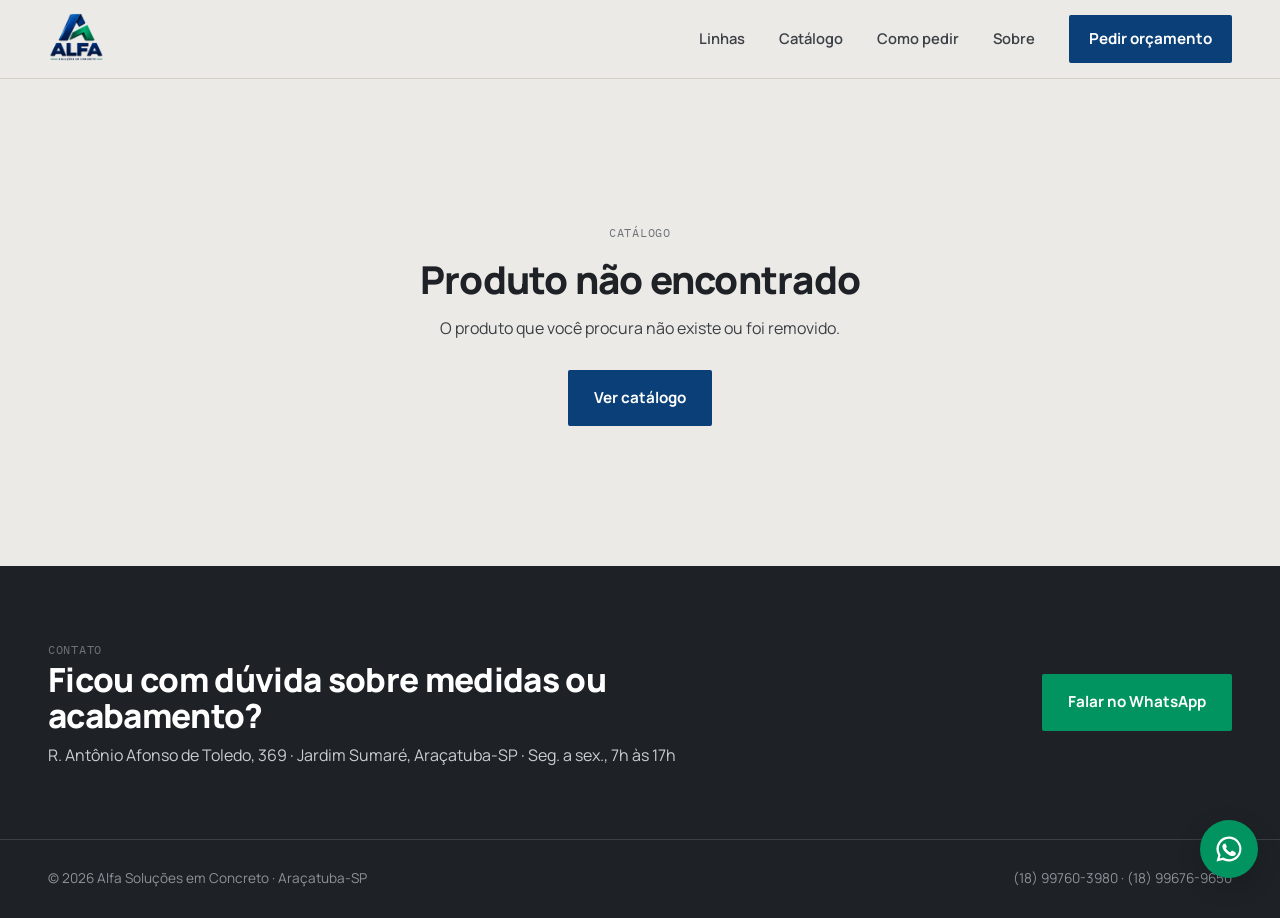
<file: produto.html>
<!DOCTYPE html>
<html lang="pt-BR">
<head>
<meta charset="UTF-8">
<meta name="viewport" content="width=device-width, initial-scale=1.0">
<title id="pageTitle">Produto · Alfa Soluções em Concreto</title>
<meta name="description" id="pageDesc" content="Produto em concreto pré-moldado da Alfa Soluções em Concreto, Araçatuba-SP.">
<link rel="icon" href="img/logo.png">
<link rel="preconnect" href="https://fonts.googleapis.com"><link rel="preconnect" href="https://fonts.gstatic.com" crossorigin>
<link href="https://fonts.googleapis.com/css2?family=Manrope:wght@400;500;600;700;800&family=IBM+Plex+Mono:wght@400;500&display=swap" rel="stylesheet">
<style>
:root { --concreto:#ECEAE6; --linha:#D3CFC7; --grafite:#1E2226; --texto:#3B4046; --suave:#6E737A;
        --azul:#0B3F78; --azul-2:#06549D; --verde:#019460; --branco:#FAF9F7; }
*,*::before,*::after { box-sizing:border-box; margin:0; padding:0 }
body { font-family:'Manrope',system-ui,sans-serif; background:var(--concreto); color:var(--texto); line-height:1.6; -webkit-font-smoothing:antialiased }
img { display:block; max-width:100% } a { color:inherit; text-decoration:none }
.mono { font-family:'IBM Plex Mono',monospace; font-size:.78rem; letter-spacing:.06em; text-transform:uppercase; color:var(--suave) }
.wrap { max-width:1240px; margin:0 auto; padding:0 28px }
h1,h2,h4 { color:var(--grafite); letter-spacing:-.02em; line-height:1.08; font-weight:800 }
.btn { display:inline-flex; align-items:center; justify-content:center; gap:10px; padding:16px 26px; font-weight:700; font-size:.95rem; border-radius:2px; transition:.2s }
.btn-azul { background:var(--azul); color:#fff } .btn-azul:hover { background:var(--azul-2) }
.btn-linha { border:1.5px solid var(--grafite); color:var(--grafite) } .btn-linha:hover { background:var(--grafite); color:#fff }
.btn-wa { background:var(--verde); color:#fff } .btn-wa:hover { filter:brightness(1.08) }
header { position:sticky; top:0; z-index:50; background:rgba(236,234,230,.92); backdrop-filter:blur(10px); border-bottom:1px solid var(--linha) }
.nav { display:flex; align-items:center; justify-content:space-between; height:78px }
.nav img { height:52px; width:auto }
.nav nav { display:flex; gap:34px; align-items:center; font-weight:600; font-size:.92rem }
.nav nav a:not(.btn):hover { color:var(--azul) } .nav .btn { padding:12px 20px }
.trilha { padding:28px 0 0 } .trilha a:hover { color:var(--azul) } .trilha span { margin:0 8px }

.produto { display:grid; grid-template-columns:1.1fr 1fr; gap:64px; padding:28px 0 110px; align-items:start }
.foto { background:#fff; border:1px solid var(--linha); aspect-ratio:1; overflow:hidden; position:sticky; top:104px }
.foto img { width:100%; height:100%; object-fit:cover }
.info h1 { font-size:clamp(2.2rem,4vw,3.4rem); margin:14px 0 22px }
.info .desc { font-size:1.08rem; max-width:520px }
.ficha { margin-top:40px; border-top:1px solid var(--grafite) }
.ficha .mono { display:block; padding:16px 0 6px }
.ficha li { list-style:none; display:flex; gap:16px; padding:14px 0; border-bottom:1px solid var(--linha); color:var(--grafite); font-weight:600 }
.ficha li::before { content:attr(data-n); font-family:'IBM Plex Mono',monospace; font-size:.8rem; color:var(--suave); font-weight:400; padding-top:2px; min-width:24px }
.acoes { display:flex; gap:12px; margin-top:36px; flex-wrap:wrap }
.passos { margin-top:44px; display:grid; grid-template-columns:repeat(3,1fr); gap:18px; border-top:1px solid var(--linha); padding-top:22px }
.passos div { font-size:.88rem } .passos b { display:block; color:var(--grafite); margin-top:4px }

.rel { padding:100px 0 120px; border-top:1px solid var(--linha) }
.rel-head { display:flex; justify-content:space-between; align-items:end; gap:20px; margin-bottom:34px; flex-wrap:wrap }
.rel h2 { font-size:clamp(1.8rem,3vw,2.5rem); margin-top:8px }
.rel-head a { font-weight:700; color:var(--azul) }
.grade { display:grid; grid-template-columns:repeat(4,1fr); gap:1px; background:var(--linha); border:1px solid var(--linha) }
.prod { background:var(--branco); display:flex; flex-direction:column; transition:background .2s }
.prod:hover { background:#fff }
.prod .ft { aspect-ratio:1; overflow:hidden; background:#fff }
.prod .ft img { width:100%; height:100%; object-fit:cover; transition:transform .5s }
.prod:hover .ft img { transform:scale(1.04) }
.prod .tx { padding:18px 20px 22px; display:flex; justify-content:space-between; gap:12px; align-items:flex-end; flex:1 }
.prod h4 { font-size:1rem; font-weight:700; line-height:1.3; margin-top:6px }
.prod .seta { font-size:1.2rem; color:var(--azul) }

.nao { padding:140px 0; text-align:center } .nao h1 { font-size:2.4rem; margin:14px 0 16px } .nao .btn { margin-top:28px }

.contato { background:var(--grafite); color:#C9CDD2; padding:70px 0 }
.contato .wrap { display:flex; justify-content:space-between; gap:40px; flex-wrap:wrap; align-items:center }
.contato h2 { color:#fff; font-size:clamp(1.6rem,2.6vw,2.2rem); max-width:560px }
.contato p { margin-top:10px }
footer { background:var(--grafite); color:#8D939A; border-top:1px solid #3A3F45; padding:28px 0; font-size:.85rem }
footer .wrap { display:flex; justify-content:space-between; gap:20px; flex-wrap:wrap }
.wa-fixo { position:fixed; right:22px; bottom:22px; width:58px; height:58px; border-radius:50%; background:var(--verde); display:grid; place-items:center; box-shadow:0 8px 24px rgba(0,0,0,.18); z-index:60 }
.wa-fixo svg { width:30px; height:30px; fill:#fff }

@media (max-width:1020px) { .produto { grid-template-columns:1fr; gap:36px } .foto { position:static } .grade { grid-template-columns:repeat(3,1fr) } }
@media (max-width:640px) {
  .wrap { padding:0 18px } .nav nav a:not(.btn) { display:none } .nav img { height:42px }
  .produto { padding-bottom:70px } .passos { grid-template-columns:1fr; gap:10px } .grade { grid-template-columns:1fr 1fr }
  .acoes .btn { width:100% } .prod .tx { padding:14px } .rel { padding:70px 0 }
}
</style>
</head>
<body>

<header><div class="wrap nav">
  <a href="index.html"><img src="img/logo.png" alt="Alfa Soluções em Concreto"></a>
  <nav><a href="index.html#linhas">Linhas</a><a href="index.html#catalogo">Catálogo</a><a href="index.html#como-pedir">Como pedir</a><a href="index.html#sobre">Sobre</a>
    <a class="btn btn-azul" id="navWa" href="https://wa.me/5518997603980" target="_blank" rel="noopener">Pedir orçamento</a></nav>
</div></header>

<main class="wrap" id="produtoPage">
  <div class="trilha mono"><a href="index.html">Início</a><span>/</span><a href="index.html#catalogo" id="trilhaCat">Catálogo</a><span>/</span><b id="trilhaNome"></b></div>
  <div class="produto">
    <div class="foto"><img id="prodImg" src="" alt=""></div>
    <div class="info">
      <span class="mono" id="prodCat"></span>
      <h1 id="prodNome"></h1>
      <p class="desc" id="prodDesc"></p>
      <div class="ficha"><span class="mono">Características</span><ul id="prodCaracts"></ul></div>
      <div class="acoes">
        <a class="btn btn-wa" id="prodWa" href="#" target="_blank" rel="noopener">Pedir orçamento deste produto</a>
        <a class="btn btn-linha" href="index.html#catalogo">Ver catálogo completo</a>
      </div>
      <div class="passos">
        <div><span class="mono">01</span><b>Escolha o modelo</b></div>
        <div><span class="mono">02</span><b>Envie as medidas</b></div>
        <div><span class="mono">03</span><b>Receba o orçamento</b></div>
      </div>
    </div>
  </div>
</main>

<section class="rel" id="relSection" style="display:none"><div class="wrap">
  <div class="rel-head"><div><span class="mono">Da mesma linha</span><h2 id="relTitulo"></h2></div><a href="index.html#catalogo">Ver todos →</a></div>
  <div class="grade" id="relGrade"></div>
</div></section>

<section class="contato"><div class="wrap">
  <div><span class="mono">Contato</span><h2>Ficou com dúvida sobre medidas ou acabamento?</h2>
    <p>R. Antônio Afonso de Toledo, 369 · Jardim Sumaré, Araçatuba-SP · Seg. a sex., 7h às 17h</p></div>
  <a class="btn btn-wa" id="ctWa" href="https://wa.me/5518997603980" target="_blank" rel="noopener">Falar no WhatsApp</a>
</div></section>

<footer><div class="wrap"><span>© 2026 Alfa Soluções em Concreto · Araçatuba-SP</span><span>(18) 99760-3980 · (18) 99676-9650</span></div></footer>

<a class="wa-fixo" id="fixoWa" href="https://wa.me/5518997603980" target="_blank" rel="noopener" aria-label="WhatsApp"><svg viewBox="0 0 24 24"><path d="M12 2a10 10 0 0 0-8.6 15.1L2 22l5-1.3A10 10 0 1 0 12 2zm0 18.2a8.2 8.2 0 0 1-4.2-1.2l-.3-.2-3 .8.8-2.9-.2-.3A8.2 8.2 0 1 1 12 20.2zm4.5-6.1c-.2-.1-1.5-.7-1.7-.8s-.4-.1-.6.1-.7.8-.8 1-.3.2-.5.1a6.7 6.7 0 0 1-3.4-2.9c-.3-.4.3-.4.7-1.3.1-.2 0-.3 0-.4l-.8-1.8c-.2-.5-.4-.4-.6-.4h-.5a1 1 0 0 0-.7.3 3 3 0 0 0-.9 2.2 5.2 5.2 0 0 0 1.1 2.7 11.8 11.8 0 0 0 4.5 4c1.7.7 2.3.8 3.2.6a2.7 2.7 0 0 0 1.8-1.2 2.2 2.2 0 0 0 .1-1.2c0-.1-.2-.2-.4-.3z"/></svg></a>

<script>
const P = './Alfa Solucoes em Concreto_files/';
const produtos = {
  'mesa-1m-diametro': { nome:'Mesa 1 Metro Diâmetro', cat:'Área e Lazer', catId:'area-lazer', pill:'pill-area',
    img: P+'1775570064684-3ifvag.png',
    desc: 'Produzido em concreto de alta qualidade, é perfeito para jardins, varandas, praças e áreas gourmet.',
    caracts: ['1 metro de diâmetro','Material: concreto pré-moldado','Alta resistência','Resistente às intempéries','Baixa manutenção']},
  'pergolado-concreto': { nome:'Pergolado em Concreto', cat:'Área e Lazer', catId:'area-lazer', pill:'pill-area',
    img: P+'1775527296176-trw9d.png',
    desc: 'Ideal para compor áreas externas com charme e funcionalidade. Alta durabilidade e resistência às intempéries.',
    caracts: ['Sob medida','Material: concreto pré-moldado','Alta resistência','Resistente às intempéries','Baixa manutenção']},
  'banco-reto-200x045': { nome:'Banco Reto 2,00 x 0,45', cat:'Área e Lazer', catId:'area-lazer', pill:'pill-area',
    img: P+'1775584016766-de9lf.png',
    desc: 'Ideal para projetos que exigem aproveitamento inteligente do espaço sem abrir mão da estética.',
    caracts: ['2,00 x 0,45 metros','Material: concreto pré-moldado','Alta resistência','Resistente às intempéries','Baixa manutenção']},
  'mesa-080-diametro': { nome:'Mesa 0,80 Metro Diâmetro', cat:'Área e Lazer', catId:'area-lazer', pill:'pill-area',
    img: P+'1775584058759-zdlgc.png',
    desc: 'Perfeita para áreas externas, varandas e ambientes de convivência, unindo durabilidade e design funcional.',
    caracts: ['0,80 metro de diâmetro','Material: concreto pré-moldado','Alta resistência','Resistente às intempéries','Baixa manutenção']},
  'mesa-080x080': { nome:'Mesa 0,80 x 0,80', cat:'Área e Lazer', catId:'area-lazer', pill:'pill-area',
    img: P+'1775584081285-ysos58.png',
    desc: 'Com design funcional e moderno, é perfeito para jardins, varandas, áreas gourmet e ambientes comerciais.',
    caracts: ['0,80 x 0,80 metros','Material: concreto pré-moldado','Alta resistência','Resistente às intempéries','Baixa manutenção']},
  'mesa-sob-medida': { nome:'Mesa Sob Medida', cat:'Área e Lazer', catId:'area-lazer', pill:'pill-area',
    img: P+'1775584117823-gokpu.png',
    desc: 'Produzido em concreto de alta qualidade, fácil manutenção e longa vida útil.',
    caracts: ['Sob medida','Material: concreto pré-moldado','Alta resistência','Resistente às intempéries','Baixa manutenção']},
  'banco-reto-140x030': { nome:'Banco Reto 1,40 x 0,30', cat:'Área e Lazer', catId:'area-lazer', pill:'pill-area',
    img: P+'1775584281728-fa8h7p.png',
    desc: 'Fabricado em concreto de alta qualidade, suporta as ações do tempo e garante longa vida útil.',
    caracts: ['1,40 x 0,30 metros','Material: concreto pré-moldado','Alta resistência','Resistente às intempéries','Baixa manutenção']},
  'banco-encosto-colonial': { nome:'Banco de Encosto Estilo Colonial', cat:'Área e Lazer', catId:'area-lazer', pill:'pill-area',
    img: P+'1775584316864-5rdakx.png',
    desc: 'O Banco com Encosto Estilo Colonial é a escolha ideal para quem busca conforto aliado a um design elegante.',
    caracts: ['1,50 x 0,90 metros / 1,30 x 0,90 metros','Material: concreto pré-moldado','Alta resistência','Resistente às intempéries','Baixa manutenção']},
  'banco-reto-150x045': { nome:'Banco Reto 1,50 x 0,45', cat:'Área e Lazer', catId:'area-lazer', pill:'pill-area',
    img: P+'1775584391310-eqvbi.png',
    desc: 'Desenvolvido para oferecer resistência, funcionalidade e design atemporal.',
    caracts: ['1,50 x 0,45 metros','Material: concreto pré-moldado','Alta resistência','Resistente às intempéries','Baixa manutenção']},
  'banco-pes-u': { nome:'Banco Pés U', cat:'Área e Lazer', catId:'area-lazer', pill:'pill-area',
    img: P+'1775584363101-fqf9g8.png',
    desc: 'O Banco Pés U combina resistência estrutural com um design moderno e funcional.',
    caracts: ['2,00 x 0,45 metros','Material: concreto pré-moldado','Alta resistência','Resistente às intempéries','Baixa manutenção']},
  'lixeira-concreto-fino': { nome:'Lixeira em Concreto Fino', cat:'Área e Lazer', catId:'area-lazer', pill:'pill-area',
    img: P+'1775584426556-rng44.png',
    desc: 'Acabamento refinado, unindo resistência, durabilidade e estética.',
    caracts: ['1,30 x 0,80 x 0,40 metros','Material: concreto pré-moldado','Alta resistência','Resistente às intempéries','Baixa manutenção']},
  'cuba-artesanal': { nome:'Cuba Artesanal', cat:'Área e Lazer', catId:'area-lazer', pill:'pill-area',
    img: P+'1775584450856-d69n7e.png',
    desc: 'Produzida manualmente, a cuba artesanal de concreto carrega autenticidade do feito à mão.',
    caracts: ['50 x 35 x 13 cm','Material: concreto pré-moldado','Alta resistência','Resistente às intempéries','Baixa manutenção']},
  'cuba-bless': { nome:'Cuba Bless', cat:'Área e Lazer', catId:'area-lazer', pill:'pill-area',
    img: P+'1775584477606-bt0i6.png',
    desc: 'A Cuba Bless é a escolha ideal para quem busca sofisticação e funcionalidade em banheiros e lavabos.',
    caracts: ['50 x 35 x 13 cm','Material: concreto pré-moldado','Alta resistência','Resistente às intempéries','Baixa manutenção']},
  'cuba-oval-terrazzo': { nome:'Cuba Oval Terrazzo', cat:'Área e Lazer', catId:'area-lazer', pill:'pill-area',
    img: P+'1775584492649-t9f9bb.png',
    desc: 'Produzida em concreto com acabamento terrazzo, apresenta fragmentos aparentes que criam um efeito único.',
    caracts: ['50 x 35 x 13 cm','Material: concreto pré-moldado','Alta resistência','Resistente às intempéries','Baixa manutenção']},
  'piso-floral': { nome:'Piso Floral Antiderrapante 4cm', cat:'Área e Lazer', catId:'area-lazer', pill:'pill-area',
    img: P+'1775584523438-4lux4g.png',
    desc: 'Peça de concreto desenvolvida para unir segurança, funcionalidade e acabamento decorativo diferenciado.',
    caracts: ['Sob medida','Material: concreto pré-moldado','Alta resistência','Resistente às intempéries','Baixa manutenção']},
  'piso-trevo': { nome:'Piso Trevo 6cm', cat:'Área e Lazer', catId:'area-lazer', pill:'pill-area',
    img: P+'1775584578815-yxrd7n.png',
    desc: 'Peça de concreto intertravado que combina resistência, durabilidade e design diferenciado em formato de trevo.',
    caracts: ['Sob medida','Material: concreto pré-moldado','Alta resistência','Resistente às intempéries','Baixa manutenção']},
  'mesa-ping-pong': { nome:'Mesa de Ping Pong', cat:'Área e Lazer', catId:'area-lazer', pill:'pill-area',
    img: P+'1775584600967-en843j.png',
    desc: 'Projetada para oferecer lazer com máxima durabilidade. Ideal para praças, condomínios e escolas.',
    caracts: ['Tamanho oficial','Material: concreto pré-moldado','Alta resistência','Resistente às intempéries','Baixa manutenção']},
  'mesa-futmesa': { nome:'Mesa de Futmesa', cat:'Área e Lazer', catId:'area-lazer', pill:'pill-area',
    img: P+'1775584620970-d0t4g8.png',
    desc: 'Peça em concreto desenvolvida para unir lazer, resistência e durabilidade em um único produto.',
    caracts: ['Tamanho oficial','Material: concreto pré-moldado','Alta resistência','Resistente às intempéries','Baixa manutenção']},
  'bate-rodas': { nome:'Bate Rodas', cat:'Área e Lazer', catId:'area-lazer', pill:'pill-area',
    img: P+'1775584661177-6we5a.png',
    desc: 'Limitador de concreto projetado para organizar e proteger vagas de estacionamento.',
    caracts: ['Sob medida','Material: concreto pré-moldado','Alta resistência','Resistente às intempéries','Baixa manutenção']},
  'revestimento-abstrata': { nome:'Abstrata', cat:'Revestimento', catId:'revestimento', pill:'pill-rev',
    img: P+'1775584691239-mv8r6.png',
    desc: 'Formas modernas e textura marcante que transformam paredes em verdadeiros elementos de destaque.',
    caracts: ['Sob medida','Material: concreto pré-moldado','Alta resistência','Resistente às intempéries','Baixa manutenção']},
  'revestimento-ripado': { nome:'Ripado', cat:'Revestimento', catId:'revestimento', pill:'pill-rev',
    img: P+'1775584759008-3y44cn.png',
    desc: 'Linhas modernas que criam um efeito de profundidade e elegância nas paredes.',
    caracts: ['0,50 x 0,50 metros','Material: concreto pré-moldado','Alta resistência','Resistente às intempéries','Baixa manutenção']},
  'revestimento-trapezio-3l': { nome:'Trapézio 3L', cat:'Revestimento', catId:'revestimento', pill:'pill-rev',
    img: P+'1775584800322-khuvhj.png',
    desc: 'Oferece alta durabilidade, resistência às intempéries e baixa manutenção.',
    caracts: ['0,50 x 0,25 metros','Material: concreto pré-moldado','Alta resistência','Resistente às intempéries','Baixa manutenção']},
  'revestimento-tsunami': { nome:'Tsunami', cat:'Revestimento', catId:'revestimento', pill:'pill-rev',
    img: P+'1775585707934-c8ffdzdl.png',
    desc: 'Design com ondas marcantes que criam movimento e destaque nas paredes.',
    caracts: ['0,39 x 0,19 metros','Material: concreto pré-moldado','Alta resistência','Resistente às intempéries','Baixa manutenção']},
  'revestimento-zeus': { nome:'Zeus', cat:'Revestimento', catId:'revestimento', pill:'pill-rev',
    img: P+'1775585765579-m1zyrp.png',
    desc: 'Design imponente e marcante, ideal para destacar paredes e fachadas.',
    caracts: ['1,00 x 0,50 metros','Material: concreto pré-moldado','Alta resistência','Resistente às intempéries','Baixa manutenção']},
  'revestimento-canjiquinha': { nome:'Canjiquinha', cat:'Revestimento', catId:'revestimento', pill:'pill-rev',
    img: P+'1775587052919-tinltp.png',
    desc: 'Aparência rústica das pedras naturais, criando um efeito elegante e acolhedor.',
    caracts: ['0,50 x 0,20 metros','Material: concreto pré-moldado','Alta resistência','Resistente às intempéries','Baixa manutenção']},
  'revestimento-mini-origame': { nome:'Mini Origame', cat:'Revestimento', catId:'revestimento', pill:'pill-rev',
    img: P+'1775587029441-ewvebq.png',
    desc: 'Design geométrico inspirado nas dobraduras do origami, moderno e sofisticado.',
    caracts: ['0,40 x 0,40 metros','Material: concreto pré-moldado','Alta resistência','Resistente às intempéries','Baixa manutenção']},
  'revestimento-origame': { nome:'Origame', cat:'Revestimento', catId:'revestimento', pill:'pill-rev',
    img: P+'1775586999136-x83zd.png',
    desc: 'Ideal para fachadas e ambientes decorativos, une criatividade, resistência e durabilidade.',
    caracts: ['0,50 x 0,20 metros','Material: concreto pré-moldado','Alta resistência','Resistente às intempéries','Baixa manutenção']},
  'revestimento-mosaico': { nome:'Mosaico', cat:'Revestimento', catId:'revestimento', pill:'pill-rev',
    img: P+'1775586976232-h3iltd.png',
    desc: 'Formas que criam um efeito visual moderno e harmonioso nas paredes.',
    caracts: ['Sob medida','Material: concreto pré-moldado','Alta resistência','Resistente às intempéries','Baixa manutenção']},
  'revestimento-mosaico-liso': { nome:'Mosaico Liso', cat:'Revestimento', catId:'revestimento', pill:'pill-rev',
    img: P+'1775586952213-i4utnx.png',
    desc: 'Design equilibrado e acabamento uniforme, visual moderno e elegante.',
    caracts: ['0,80 x 0,40 metros','Material: concreto pré-moldado','Alta resistência','Resistente às intempéries','Baixa manutenção']},
  'revestimento-multplus': { nome:'Multplus', cat:'Revestimento', catId:'revestimento', pill:'pill-rev',
    img: P+'1775586924196-qergk2.png',
    desc: 'Design versátil e moderno, que valoriza paredes e fachadas com textura.',
    caracts: ['1,00 x 0,50 metros','Material: concreto pré-moldado','Alta resistência','Resistente às intempéries','Baixa manutenção']},
  'revestimento-escaleno': { nome:'Escaleno', cat:'Revestimento', catId:'revestimento', pill:'pill-rev',
    img: P+'1775586903154-0uw9aqo.png',
    desc: 'Formas geométricas assimétricas que criam um efeito visual moderno e dinâmico.',
    caracts: ['0,50 x 0,50 metros','Material: concreto pré-moldado','Alta resistência','Resistente às intempéries','Baixa manutenção']},
  'revestimento-estrutural': { nome:'Estrutural', cat:'Revestimento', catId:'revestimento', pill:'pill-rev',
    img: P+'1775586879282-vsizli.png',
    desc: 'Visual robusto e moderno, ideal para quem busca resistência e praticidade.',
    caracts: ['0,40 x 0,40 metros','Material: concreto pré-moldado','Alta resistência','Resistente às intempéries','Baixa manutenção']},
  'revestimento-ripa-cimenticia': { nome:'Ripa Cimentícia', cat:'Revestimento', catId:'revestimento', pill:'pill-rev',
    img: P+'1775586855710-p7txug.png',
    desc: 'Efeito ripado moderno que valoriza paredes e fachadas com elegância e textura.',
    caracts: ['100 x 0,87 metros','Material: concreto pré-moldado','Alta resistência','Resistente às intempéries','Baixa manutenção']},
  'revestimento-filete': { nome:'Filete', cat:'Revestimento', catId:'revestimento', pill:'pill-rev',
    img: P+'1775586324445-3wormi.png',
    desc: 'Reproduz o visual das pedras naturais em filetes, efeito rústico e elegante.',
    caracts: ['100 x 0,87 metros','Material: concreto pré-moldado','Alta resistência','Resistente às intempéries','Baixa manutenção']},
  'revestimento-kit-4-mosaico': { nome:'KIT 4 Mosaico', cat:'Revestimento', catId:'revestimento', pill:'pill-rev',
    img: P+'1775586293094-clkos4.png',
    desc: 'Composto por peças que formam composição geométrica moderna e harmoniosa.',
    caracts: ['0,30 x 0,30 / 0,50 x 0,50 metros','Material: concreto pré-moldado','Alta resistência','Resistente às intempéries','Baixa manutenção']},
  'revestimento-floral': { nome:'Floral', cat:'Revestimento', catId:'revestimento', pill:'pill-rev',
    img: P+'1775586269571-o4y6tm.png',
    desc: 'Design delicado inspirado em formas florais, efeito decorativo elegante.',
    caracts: ['0,30 x 0,30 metros','Material: concreto pré-moldado','Alta resistência','Resistente às intempéries','Baixa manutenção']},
  'elemento-arabela': { nome:'Arabela', cat:'Elemento Vazado', catId:'elemento-vazado', pill:'pill-vaz',
    img: P+'1775586831993-6fxcr.png',
    desc: 'Elemento vazado com desenho delicado e ornamental, ideal para painéis decorativos.',
    caracts: ['0,39 x 0,39 x 0,07 metros','Material: concreto pré-moldado','Alta resistência','Resistente às intempéries','Baixa manutenção']},
  'elemento-margarida': { nome:'Margarida', cat:'Elemento Vazado', catId:'elemento-vazado', pill:'pill-vaz',
    img: P+'1775586402947-e2sddh.png',
    desc: 'Design inspirado na forma de margarida, trazendo leveza e toque decorativo.',
    caracts: ['0,39 x 0,39 x 0,07 metros','Material: concreto pré-moldado','Alta resistência','Resistente às intempéries','Baixa manutenção']},
  'elemento-16-furos': { nome:'16 Furos', cat:'Elemento Vazado', catId:'elemento-vazado', pill:'pill-vaz',
    img: P+'1775586379102-h18cd.png',
    desc: '16 aberturas que garantem excelente ventilação e entrada de luz natural.',
    caracts: ['30 x 30 x 7 cm','Material: concreto pré-moldado','Alta resistência','Resistente às intempéries','Baixa manutenção']},
  'elemento-triangulo': { nome:'Triângulo', cat:'Elemento Vazado', catId:'elemento-vazado', pill:'pill-vaz',
    img: P+'1775586357663-irg70b.png',
    desc: 'Design geométrico em triângulos que cria efeito visual moderno e dinâmico.',
    caracts: ['40 x 44 x 7 cm','Material: concreto pré-moldado','Alta resistência','Resistente às intempéries','Baixa manutenção']},
  'elemento-quadriculado': { nome:'Quadriculado', cat:'Elemento Vazado', catId:'elemento-vazado', pill:'pill-vaz',
    img: P+'1775527262878-f71s3.png',
    desc: 'Desenho quadriculado que combina ventilação, iluminação natural e estética.',
    caracts: ['0,39 x 0,39 x 0,07 metros','Material: concreto pré-moldado','Alta resistência','Resistente às intempéries','Baixa manutenção']},
  'elemento-mandala': { nome:'Mandala', cat:'Elemento Vazado', catId:'elemento-vazado', pill:'pill-vaz',
    img: P+'1775586228226-9tk0im.png',
    desc: 'Desenho inspirado nas formas da mandala, efeito visual marcante.',
    caracts: ['0,39 x 0,39 x 0,07 metros','Material: concreto pré-moldado','Alta resistência','Resistente às intempéries','Baixa manutenção']},
  'elemento-arabe': { nome:'Árabe', cat:'Elemento Vazado', catId:'elemento-vazado', pill:'pill-vaz',
    img: P+'1775586095860-2yhtx.png',
    desc: 'Permite a passagem de luz e ventilação natural com apelo estético.',
    caracts: ['0,39 x 0,39 x 0,07 metros','Material: concreto pré-moldado','Alta resistência','Resistente às intempéries','Baixa manutenção']},
  'elemento-taco-chines': { nome:'Taco Chinês', cat:'Elemento Vazado', catId:'elemento-vazado', pill:'pill-vaz',
    img: P+'1775586028034-xfj9u4.png',
    desc: 'Formato que facilita o encaixe e permite diferentes paginações.',
    caracts: ['0,39 x 0,39 x 0,07 metros','Material: concreto pré-moldado','Alta resistência','Resistente às intempéries','Baixa manutenção']},
  'elemento-flor': { nome:'Flor', cat:'Elemento Vazado', catId:'elemento-vazado', pill:'pill-vaz',
    img: P+'1775585997627-ewdwxq.png',
    desc: 'Design delicado, permite a passagem de luz e ventilação natural.',
    caracts: ['0,39 x 0,39 x 0,07 metros','Material: concreto pré-moldado','Alta resistência','Resistente às intempéries','Baixa manutenção']},
  'elemento-anti-chuva': { nome:'Anti Chuva', cat:'Elemento Vazado', catId:'elemento-vazado', pill:'pill-vaz',
    img: P+'1775585976877-x841sl.png',
    desc: 'Permite circulação de ar e luz natural, reduzindo a incidência direta da chuva.',
    caracts: ['0,39 x 0,39 x 0,07 metros','Material: concreto pré-moldado','Alta resistência','Resistente às intempéries','Baixa manutenção']},
  'ralo-concreto': { nome:'Ralo em Concreto', cat:'Acabamento em Concreto', catId:'acabamento', pill:'pill-acab',
    img: P+'1775585951734-xzmr4.png',
    desc: 'Peça pré-moldada desenvolvida para auxiliar no escoamento da água.',
    caracts: ['0,30 x 0,30 / 0,49 x 0,49 metros','Material: concreto pré-moldado','Alta resistência','Resistente às intempéries','Baixa manutenção']},
  'chapeu-pilar': { nome:'Chapéu de Pilar', cat:'Acabamento em Concreto', catId:'acabamento', pill:'pill-acab',
    img: P+'1775585808230-ukkjfq.png',
    desc: 'Elemento pré-moldado que garante excelente acabamento e proteção para pilares.',
    caracts: ['Sob medida','Material: concreto pré-moldado','Alta resistência','Resistente às intempéries','Baixa manutenção']},
  'capa-muro': { nome:'Capa de Muro', cat:'Acabamento em Concreto', catId:'acabamento', pill:'pill-acab',
    img: P+'1775585849283-4r9tyc.png',
    desc: 'Peça pré-moldada para acabamento e proteção do topo de muros.',
    caracts: ['0,17 x 0,80 / 0,19 x 0,80 / 0,23 x 0,80 metros','Material: concreto pré-moldado','Alta resistência','Resistente às intempéries','Baixa manutenção']},
  'pingadeira-reta': { nome:'Pingadeira Reta', cat:'Acabamento em Concreto', catId:'acabamento', pill:'pill-acab',
    img: P+'1775585530608-xtpsz.png',
    desc: 'Direciona a água da chuva e protege muros e paredes contra infiltrações.',
    caracts: ['0,50 x 0,32 x 0,05 metros','Material: concreto pré-moldado','Alta resistência','Resistente às intempéries','Baixa manutenção']},
  'piso-calcada': { nome:'Piso de Calçada', cat:'Acabamento em Concreto', catId:'acabamento', pill:'pill-acab',
    img: P+'1775585501825-zshxp.png',
    desc: 'Peça pré-moldada para pavimentação de calçadas e áreas externas.',
    caracts: ['0,74 x 0,30 x 0,04 metros','Material: concreto pré-moldado','Alta resistência','Resistente às intempéries','Baixa manutenção']},
  'lajota-sextavada': { nome:'Lajota Sextavada', cat:'Acabamento em Concreto', catId:'acabamento', pill:'pill-acab',
    img: P+'1775585476459-kij6or.png',
    desc: 'Formato hexagonal, ideal para pavimentação de calçadas, garagens e pátios.',
    caracts: ['0,25 x 0,25 x 0,08 metros','Material: concreto pré-moldado','Alta resistência','Resistente às intempéries','Baixa manutenção']},
  'lajota-quadrada': { nome:'Lajota Quadrada', cat:'Acabamento em Concreto', catId:'acabamento', pill:'pill-acab',
    img: P+'1775585444958-xmul0w.png',
    desc: 'Peça pré-moldada versátil e resistente para pavimentação de áreas externas.',
    caracts: ['0,30 x 0,30 x 0,05 a 0,60 x 0,60 x 0,05 metros','Material: concreto pré-moldado','Alta resistência','Resistente às intempéries','Baixa manutenção']},
  'pisante-dormente': { nome:'Pisante Dormente', cat:'Acabamento em Concreto', catId:'acabamento', pill:'pill-acab',
    img: P+'1775585656714-8c2u1a.png',
    desc: 'Formato de dormente ferroviário, ideal para caminhos em jardins.',
    caracts: ['0,60 x 0,15 x 0,05 metros','Material: concreto pré-moldado','Alta resistência','Resistente às intempéries','Baixa manutenção']},
  'piso-calcada-copacabana': { nome:'Piso de Calçada Copacabana', cat:'Acabamento em Concreto', catId:'acabamento', pill:'pill-acab',
    img: P+'1775585411725-5txc2f.png',
    desc: 'Inspirado no clássico desenho das calçadas de Copacabana.',
    caracts: ['0,50 x 0,50 x 0,2 metros','Material: concreto pré-moldado','Alta resistência','Resistente às intempéries','Baixa manutenção']},
  'piso-podotátil': { nome:'Piso Podotátil Alerta', cat:'Acabamento em Concreto', catId:'acabamento', pill:'pill-acab',
    img: P+'1775585374318-7x2chv.png',
    desc: 'Peça pré-moldada para sinalização tátil de alerta.',
    caracts: ['25 x 25 x 2,5 / 40 x 40 x 2,5 cm','Material: concreto pré-moldado','Alta resistência','Resistente às intempéries','Baixa manutenção']},
  'piso-intertravados': { nome:'Piso Intertravados', cat:'Acabamento em Concreto', catId:'acabamento', pill:'pill-acab',
    img: P+'1775585327456-g2xi7n.png',
    desc: 'Pavimentação de áreas externas com alta resistência e durabilidade.',
    caracts: ['0,20 x 0,10 metros (espessura 1,5cm a 6cm)','Material: concreto pré-moldado','Alta resistência','Resistente às intempéries','Baixa manutenção']},
  'concregrama': { nome:'Concregrama', cat:'Acabamento em Concreto', catId:'acabamento', pill:'pill-acab',
    img: P+'1775585274846-48a45a.png',
    desc: 'Peça pré-moldada vazada ideal para pavimentação com drenagem.',
    caracts: ['30 x 50 x 5 cm','Material: concreto pré-moldado','Alta resistência','Resistente às intempéries','Baixa manutenção']},
  'guia-jardim-ondulada': { nome:'Guia de Jardim Ondulada', cat:'Acabamento em Concreto', catId:'acabamento', pill:'pill-acab',
    img: P+'1775585251148-25c6dd.png',
    desc: 'Para delimitar e organizar canteiros, jardins e áreas de paisagismo.',
    caracts: ['0,80 x 0,20 x 0,04 metros','Material: concreto pré-moldado','Alta resistência','Resistente às intempéries','Baixa manutenção']},
  'pisao-jardim': { nome:'Pisão de Jardim', cat:'Acabamento em Concreto', catId:'acabamento', pill:'pill-acab',
    img: P+'1775585232029-c4t8j.png',
    desc: 'Ideal para criação de caminhos em jardins, gramados e áreas externas.',
    caracts: ['43 x 33 x 7 cm','Material: concreto pré-moldado','Alta resistência','Resistente às intempéries','Baixa manutenção']},
  'guia': { nome:'Guia', cat:'Acabamento em Concreto', catId:'acabamento', pill:'pill-acab',
    img: P+'1775585206494-mkjtn7.png',
    desc: 'Para delimitar e dar acabamento a calçadas, ruas, jardins e áreas pavimentadas.',
    caracts: ['Sob medida','Material: concreto pré-moldado','Alta resistência','Resistente às intempéries','Baixa manutenção']},
  'casa-gas-2-botijao': { nome:'Casa de Gás 2 Botijão', cat:'Construção Civil', catId:'construcao-civil', pill:'pill-civil',
    img: P+'1775585163512-nuv1ij.png',
    desc: 'Estrutura pré-moldada para armazenamento seguro de dois botijões de gás.',
    caracts: ['90 x 105 cm','Material: concreto pré-moldado','Alta resistência','Resistente às intempéries','Baixa manutenção']},
  'casa-gas-1-botijao': { nome:'Casa de Gás 1 Botijão', cat:'Construção Civil', catId:'construcao-civil', pill:'pill-civil',
    img: P+'1775585141246-0yrg5p.png',
    desc: 'Estrutura pré-moldada para armazenamento seguro de um botijão de gás.',
    caracts: ['90 x 70 cm','Material: concreto pré-moldado','Alta resistência','Resistente às intempéries','Baixa manutenção']},
  'armario-concreto': { nome:'Armário de Concreto', cat:'Construção Civil', catId:'construcao-civil', pill:'pill-civil',
    img: P+'1775585119022-qccckz.png',
    desc: 'Peça pré-moldada resistente e funcional para organização em áreas externas.',
    caracts: ['Sob medida','Material: concreto pré-moldado','Alta resistência','Resistente às intempéries','Baixa manutenção']},
  'placa-concreto': { nome:'Placa de Concreto', cat:'Construção Civil', catId:'construcao-civil', pill:'pill-civil',
    img: P+'1775585102441-1k32bp.png',
    desc: 'Peça pré-moldada versátil e resistente para diversas aplicações na construção civil.',
    caracts: ['Sob medida','Material: concreto pré-moldado','Alta resistência','Resistente às intempéries','Baixa manutenção']},
  'meia-cana': { nome:'Meia Cana de Concreto', cat:'Construção Civil', catId:'construcao-civil', pill:'pill-civil',
    img: P+'1775585018672-9zzbr.png',
    desc: 'Para condução e escoamento de água em sistemas de drenagem.',
    caracts: ['Sob medida','Material: concreto pré-moldado','Alta resistência','Resistente às intempéries','Baixa manutenção']},
  'cocho': { nome:'Cocho', cat:'Construção Civil', catId:'construcao-civil', pill:'pill-civil',
    img: P+'1775585049039-qsjm5r.png',
    desc: 'Peça pré-moldada em concreto para alimentação de animais. Resistente e durável.',
    caracts: ['60 x 100 / 40 x 100 cm','Material: concreto pré-moldado','Alta resistência','Resistente às intempéries','Baixa manutenção']},
  'degraus-escada': { nome:'Degraus para Escada', cat:'Construção Civil', catId:'construcao-civil', pill:'pill-civil',
    img: P+'1775585588007-ywr24.png',
    desc: 'Peças pré-moldadas para construção de escadas com praticidade e resistência.',
    caracts: ['100 x 60 cm','Material: concreto pré-moldado','Alta resistência','Resistente às intempéries','Baixa manutenção']},
  'caixa-passagem-eletrica': { nome:'Caixa de Passagem Elétrica c/ Tampa', cat:'Construção Civil', catId:'construcao-civil', pill:'pill-civil',
    img: P+'1775584996094-p5jhxe.png',
    desc: 'Para proteção e organização de conexões e passagem de cabos elétricos subterrâneos.',
    caracts: ['45 x 45 x 30 cm','Material: concreto pré-moldado','Alta resistência','Resistente às intempéries','Baixa manutenção']},
};

const LINHA = { 'area-lazer':'Área e Lazer', 'revestimento':'Revestimento 3D', 'elemento-vazado':'Elemento Vazado',
                'acabamento':'Acabamento', 'construcao-civil':'Construção Civil' };
const $ = id => document.getElementById(id);
const id = new URLSearchParams(location.search).get('id');
const p = produtos[id];
if (!p) {
  $('produtoPage').innerHTML = '<div class="nao"><span class="mono">Catálogo</span><h1>Produto não encontrado</h1>' +
    '<p>O produto que você procura não existe ou foi removido.</p><a class="btn btn-azul" href="index.html#catalogo">Ver catálogo</a></div>';
} else {
  const linha = LINHA[p.catId] || p.cat;
  $('pageTitle').textContent = p.nome + ' · Alfa Soluções em Concreto';
  $('pageDesc').content = (p.desc || '').substring(0, 160);
  $('trilhaCat').textContent = linha; $('trilhaNome').textContent = p.nome;
  $('prodImg').src = p.img; $('prodImg').alt = p.nome;
  $('prodCat').textContent = linha; $('prodNome').textContent = p.nome; $('prodDesc').textContent = p.desc || '';
  $('prodCaracts').innerHTML = (p.caracts || []).map((c, i) => `<li data-n="${String(i + 1).padStart(2, '0')}">${c}</li>`).join('');
  const wa = 'https://wa.me/5518997603980?text=' + encodeURIComponent('Olá! Vim pelo site e gostaria de um orçamento para: ' + p.nome);
  ['prodWa', 'navWa', 'ctWa', 'fixoWa'].forEach(k => $(k).href = wa);
  const rel = Object.entries(produtos).filter(([k, v]) => v.catId === p.catId && k !== id).slice(0, 8);
  if (rel.length) {
    $('relSection').style.display = '';
    $('relTitulo').textContent = 'Outros produtos de ' + linha;
    $('relGrade').innerHTML = rel.map(([k, v]) => `<a class="prod" href="produto.html?id=${k}">
      <div class="ft"><img src="${v.img}" alt="${v.nome}" loading="lazy"></div>
      <div class="tx"><div><span class="mono">${linha}</span><h4>${v.nome}</h4></div><span class="seta">→</span></div></a>`).join('');
  }
}
</script>
</body>
</html>
</file>
